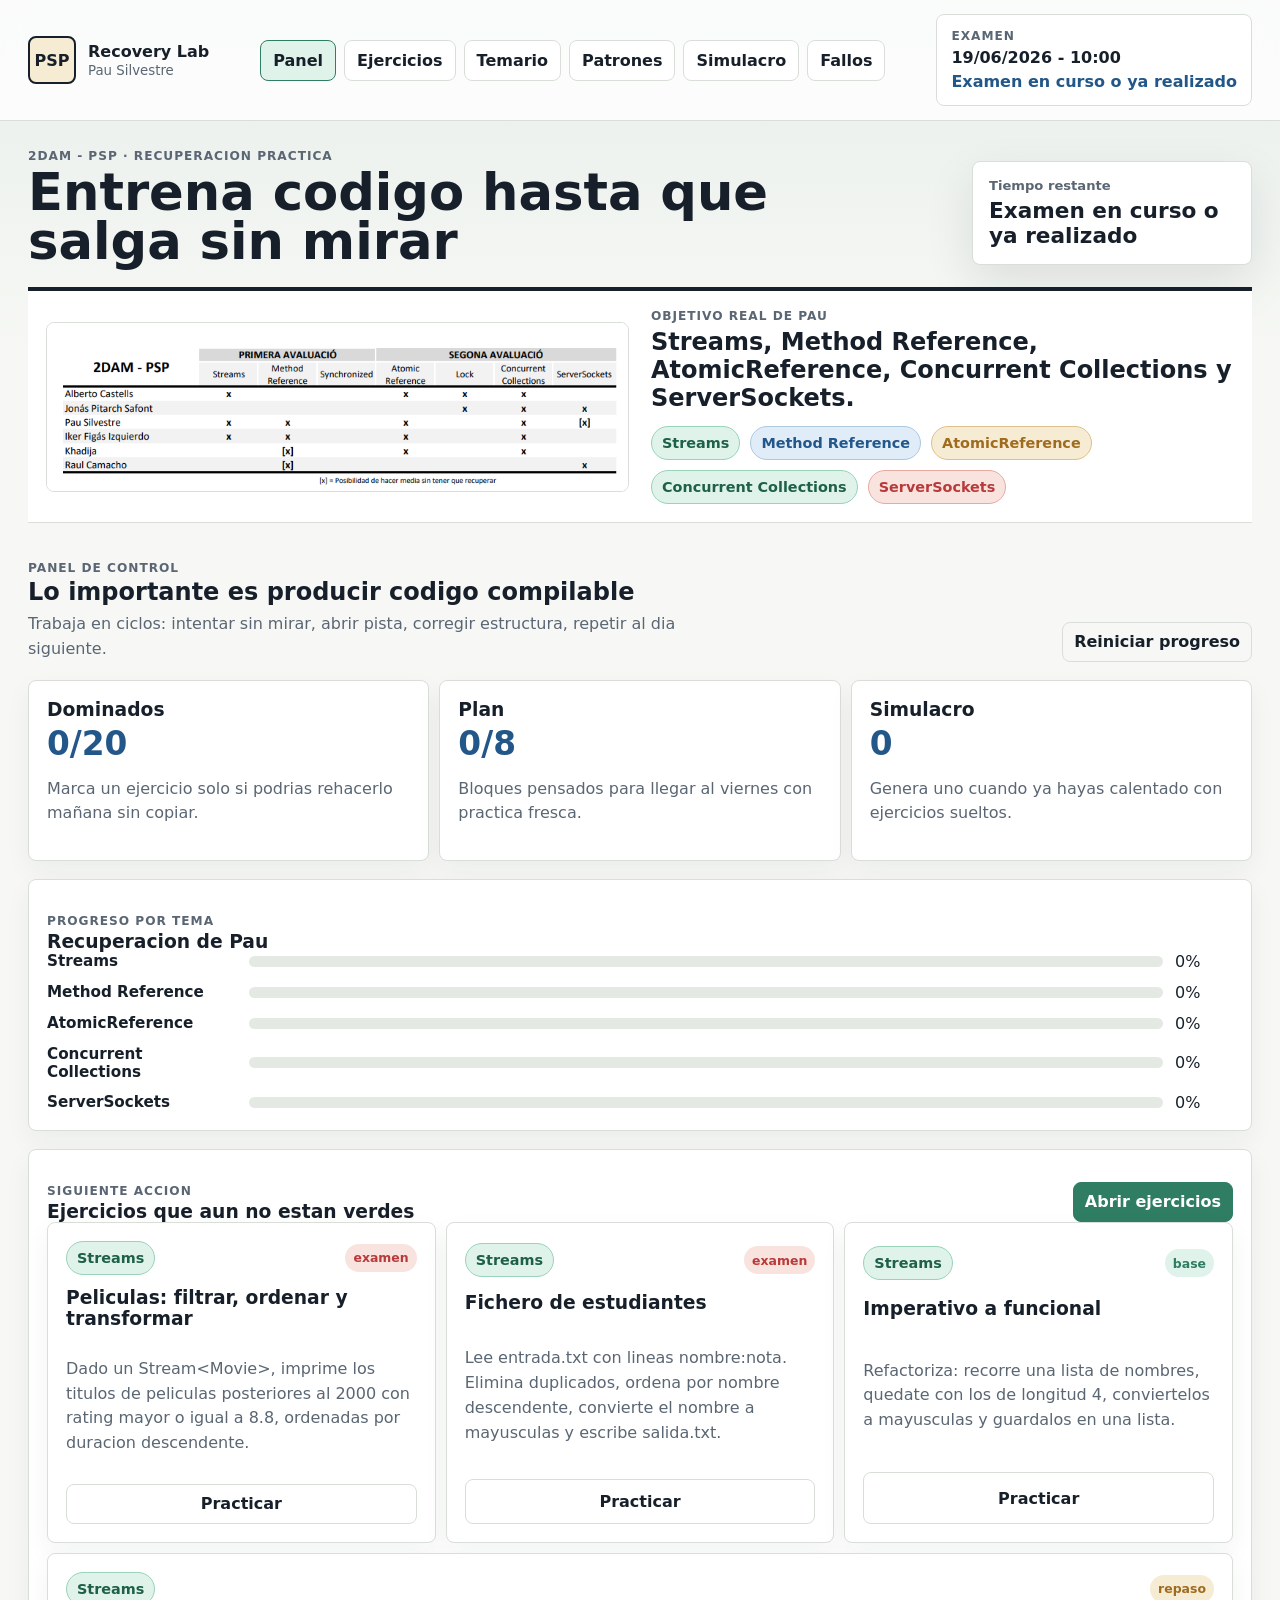
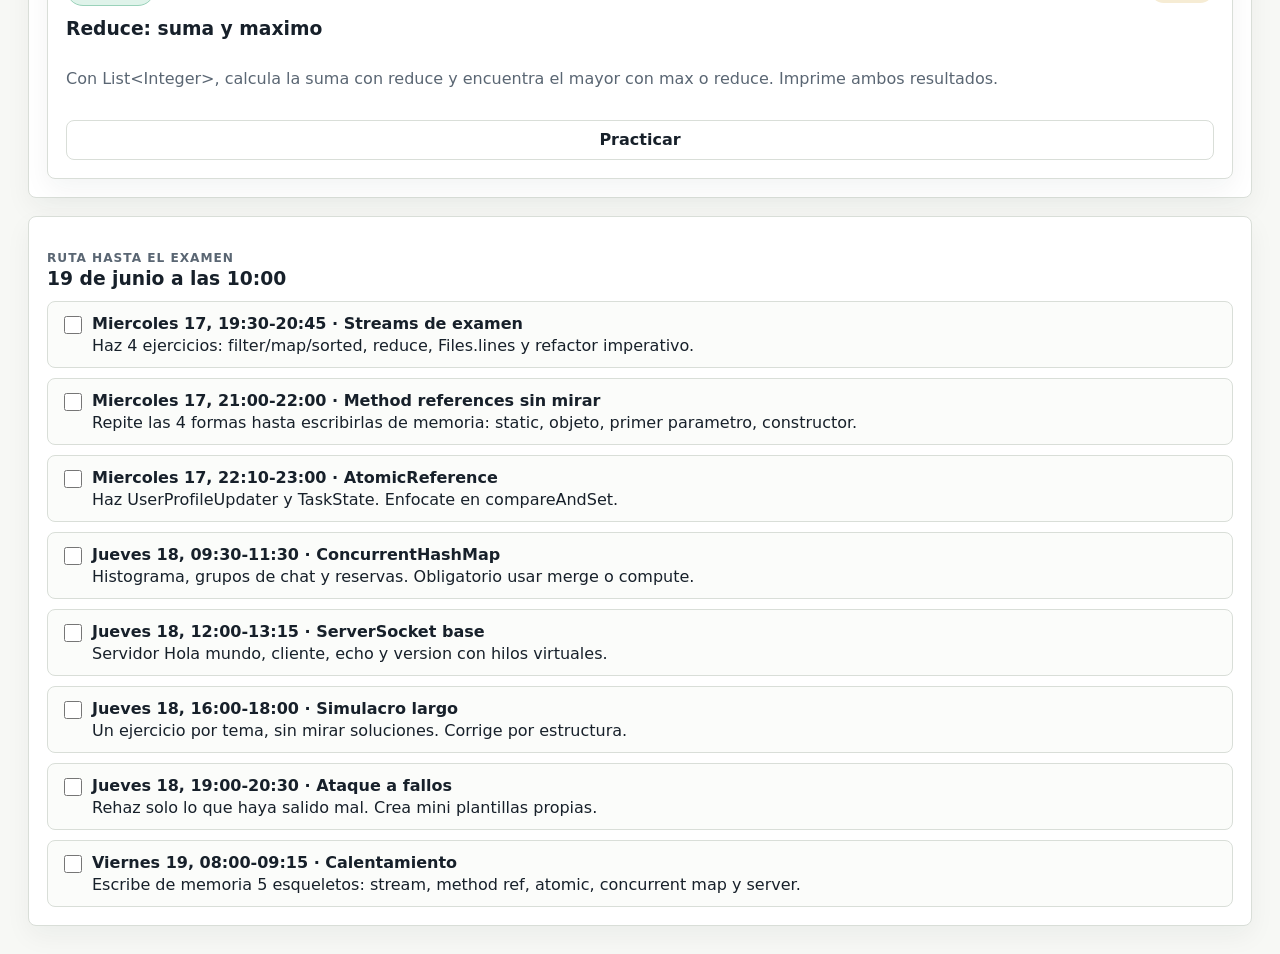
<file: index.html>
<!doctype html>
<html lang="es">
  <head>
    <meta charset="utf-8" />
    <meta name="viewport" content="width=device-width, initial-scale=1" />
    <title>Panel - PSP Recovery Lab</title>
    <meta
      name="description"
      content="Entrenador practico de recuperacion para 2DAM PSP: Streams, Method References, AtomicReference, Concurrent Collections y ServerSockets."
    />
    <link rel="stylesheet" href="styles.css" />
  </head>
  <body data-page="dashboard">
    <div class="app-shell">
      <aside class="side-panel" aria-label="Navegacion principal">
        <a class="brand" href="index.html" aria-label="Inicio">
          <span class="brand-mark">PSP</span>
          <span>
            <strong>Recovery Lab</strong>
            <small>Pau Silvestre</small>
          </span>
        </a>

        <nav class="main-nav" id="main-nav" aria-label="Secciones"></nav>

        <div class="side-card">
          <span class="mini-label">Examen</span>
          <strong>19/06/2026 - 10:00</strong>
          <span id="side-countdown">Calculando...</span>
        </div>

        <div class="side-links" id="side-links"></div>
      </aside>

      <main class="workspace">
        <header class="topbar">
          <div>
            <p class="eyebrow">2DAM - PSP · Recuperacion practica</p>
            <h1>Entrena codigo hasta que salga sin mirar</h1>
          </div>
          <div class="countdown-card" aria-live="polite">
            <span>Tiempo restante</span>
            <strong id="countdown">Calculando...</strong>
          </div>
        </header>

        <section class="focus-strip" aria-labelledby="focus-title">
          <img
            src="assets/recuperacion-psp-pau.png"
            alt="Tabla de recuperacion de PSP con los temas asignados a Pau Silvestre"
          />
          <div>
            <p class="eyebrow" id="focus-title">Objetivo real de Pau</p>
            <h2>Streams, Method Reference, AtomicReference, Concurrent Collections y ServerSockets.</h2>
            <div class="topic-chips" id="topic-chips"></div>
          </div>
        </section>

        <section class="view-panel" id="page-panel"></section>
      </main>
    </div>

    <div class="toast" id="toast" role="status" aria-live="polite"></div>
    <script>
(function () {
  var parts = location.pathname.split("/").filter(Boolean);
  var slugs = ["temario", "ejercicios", "patrones", "simulacro", "fallos", "index"];
  var last = parts[parts.length - 1] || "";
  var slug = last.replace(/\.html$/i, "");
  if (location.protocol !== "file:" && (/\.html$/i.test(last) || slugs.indexOf(slug) >= 0)) parts.pop();
  window.APP_ROOT = location.protocol === "file:" ? "" : parts.length ? "/" + parts.join("/") + "/" : "/";
  window.bootLoadScripts = function (files, i) {
    i = i || 0;
    if (i >= files.length) return;
    var tag = document.createElement("script");
    tag.src = APP_ROOT + files[i];
    tag.onload = function () { bootLoadScripts(files, i + 1); };
    tag.onerror = function () { bootLoadScripts(files, i + 1); };
    document.body.appendChild(tag);
  };
})();
    </script>
    <script>bootLoadScripts(["layout.js", "app.js"]);</script>
  </body>
</html>
</file>
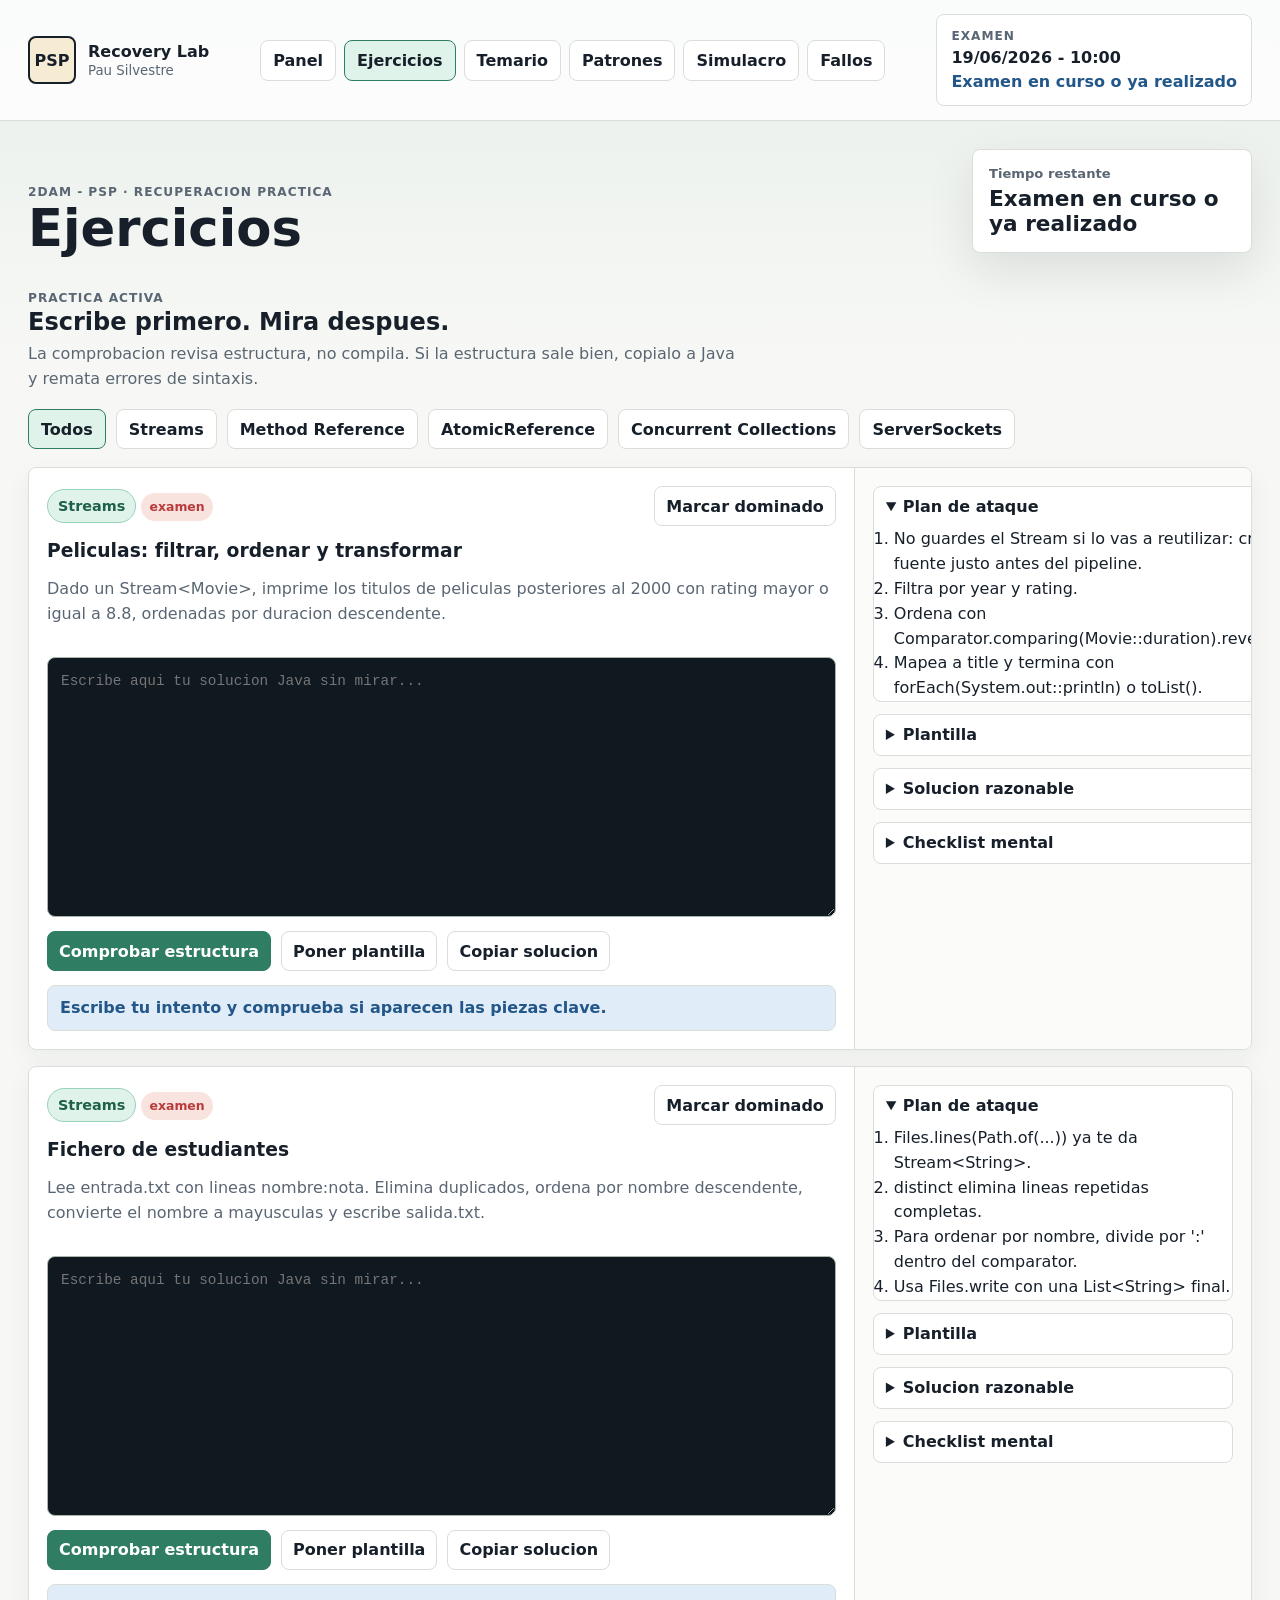
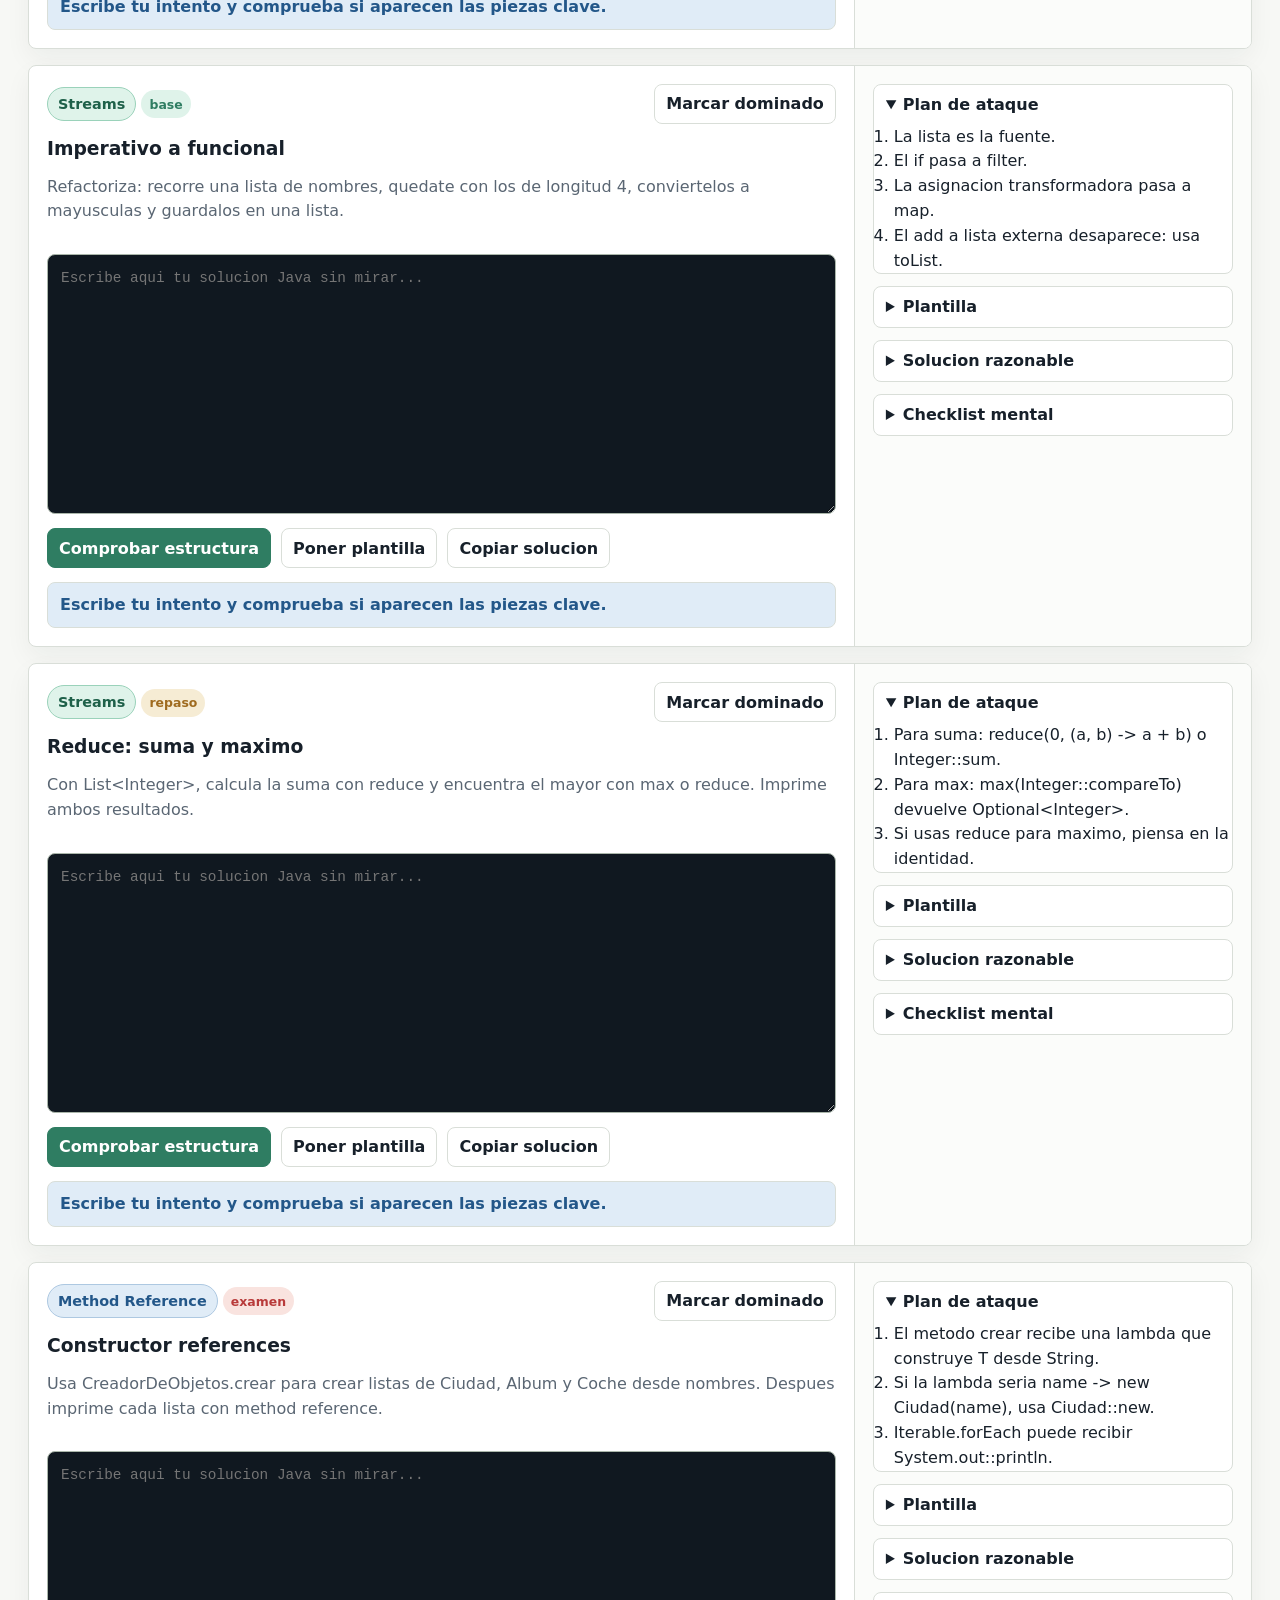
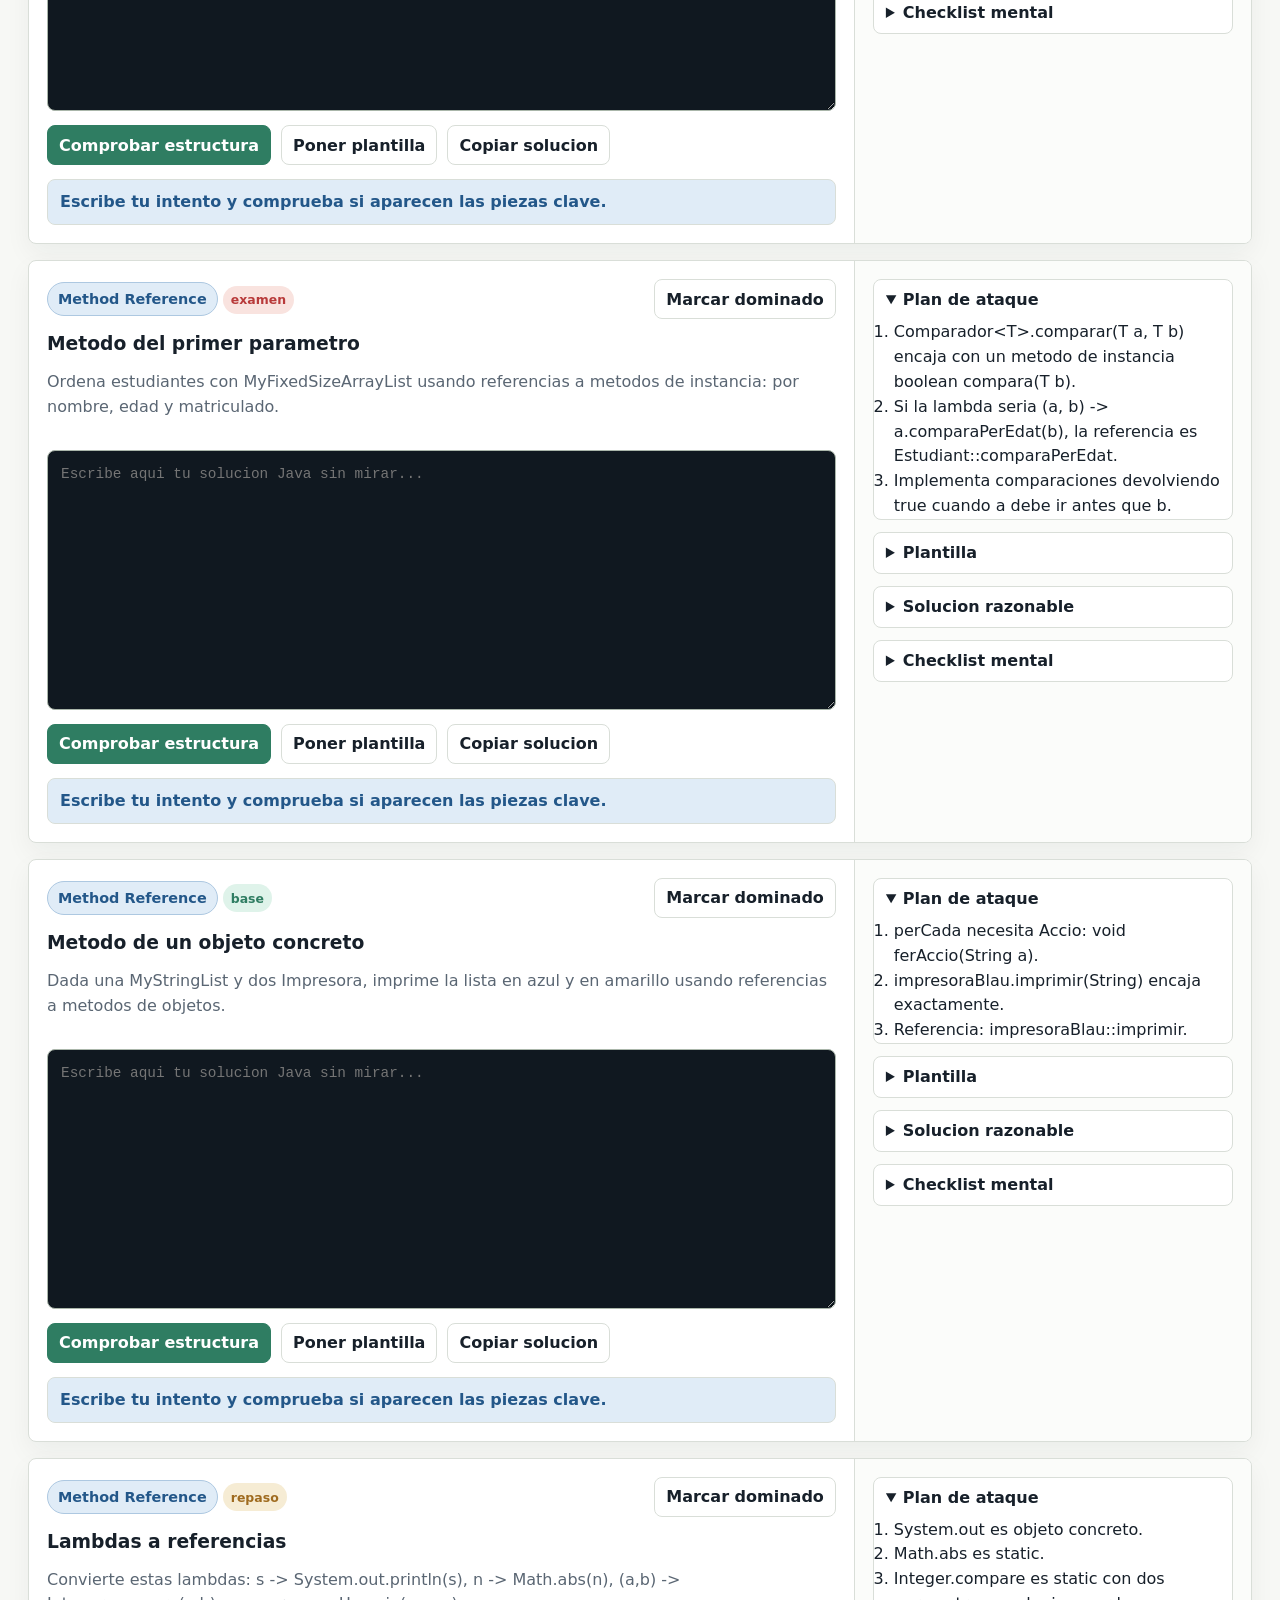
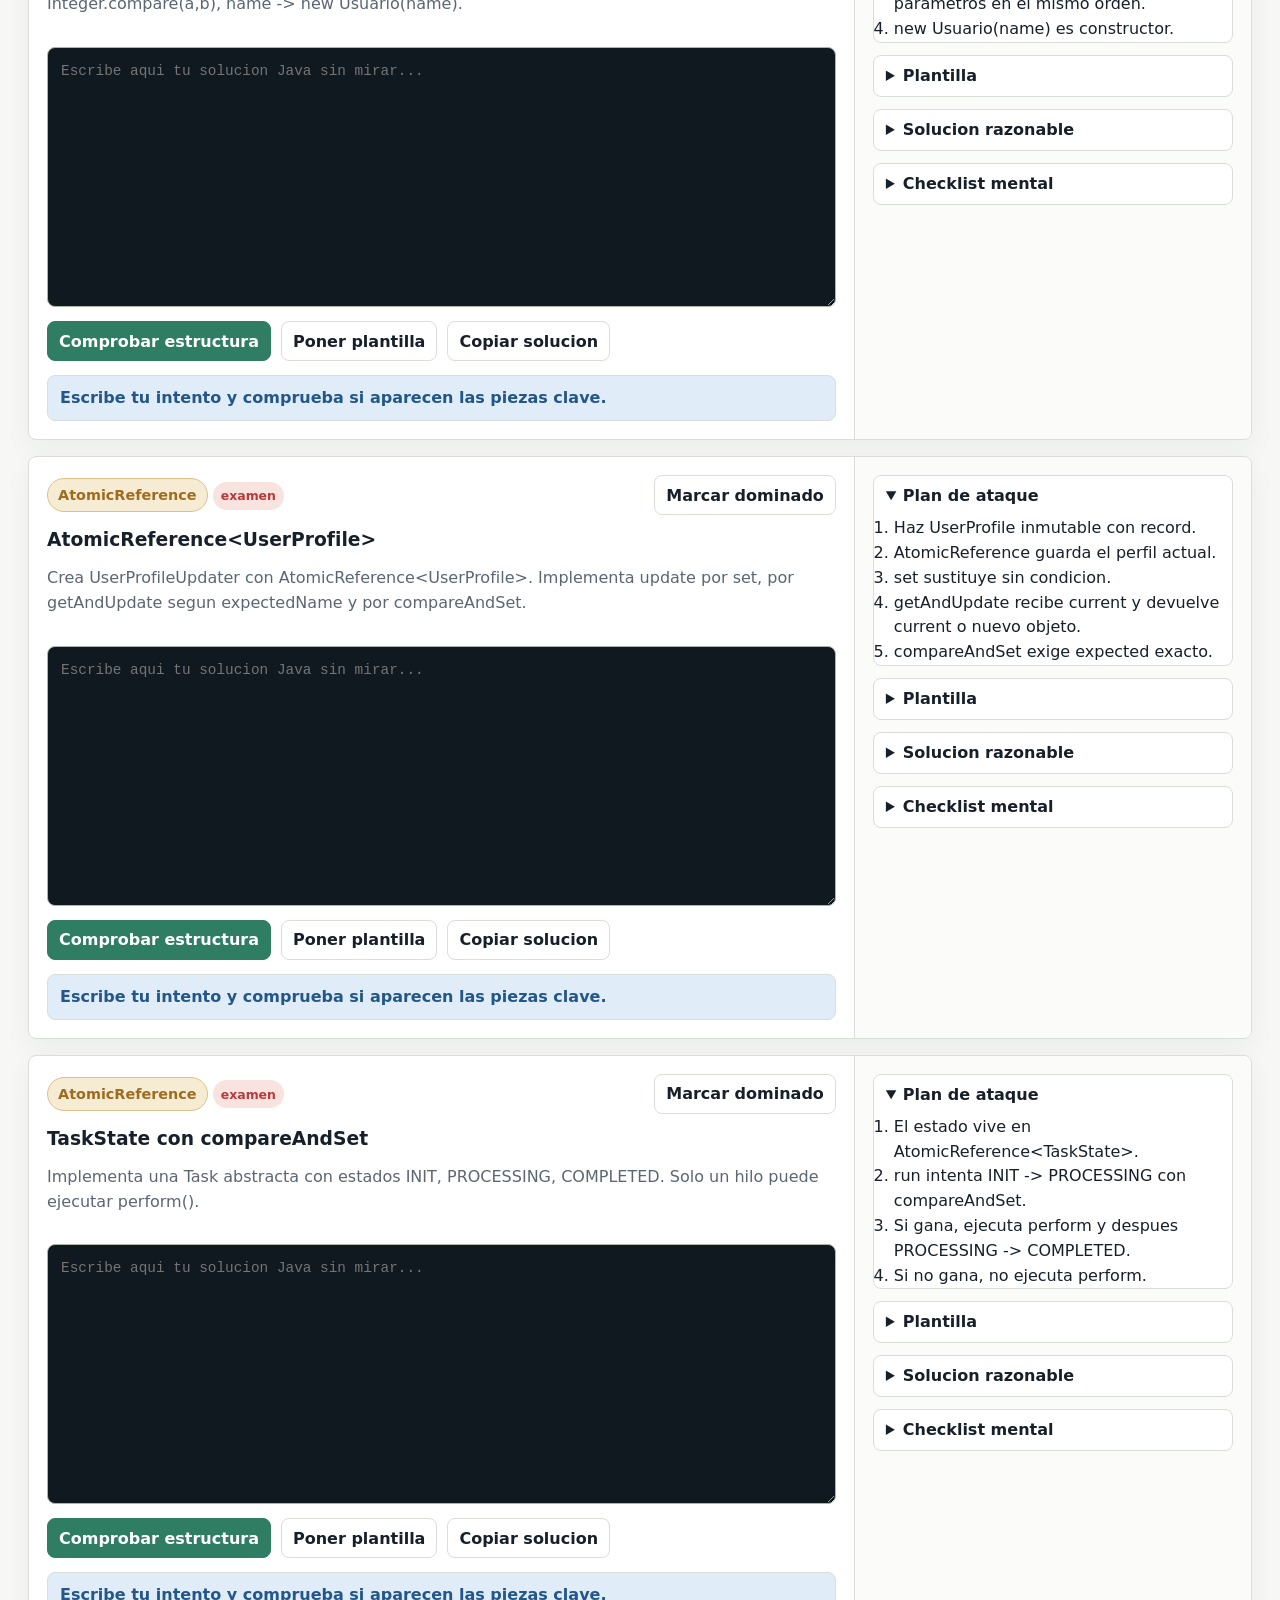
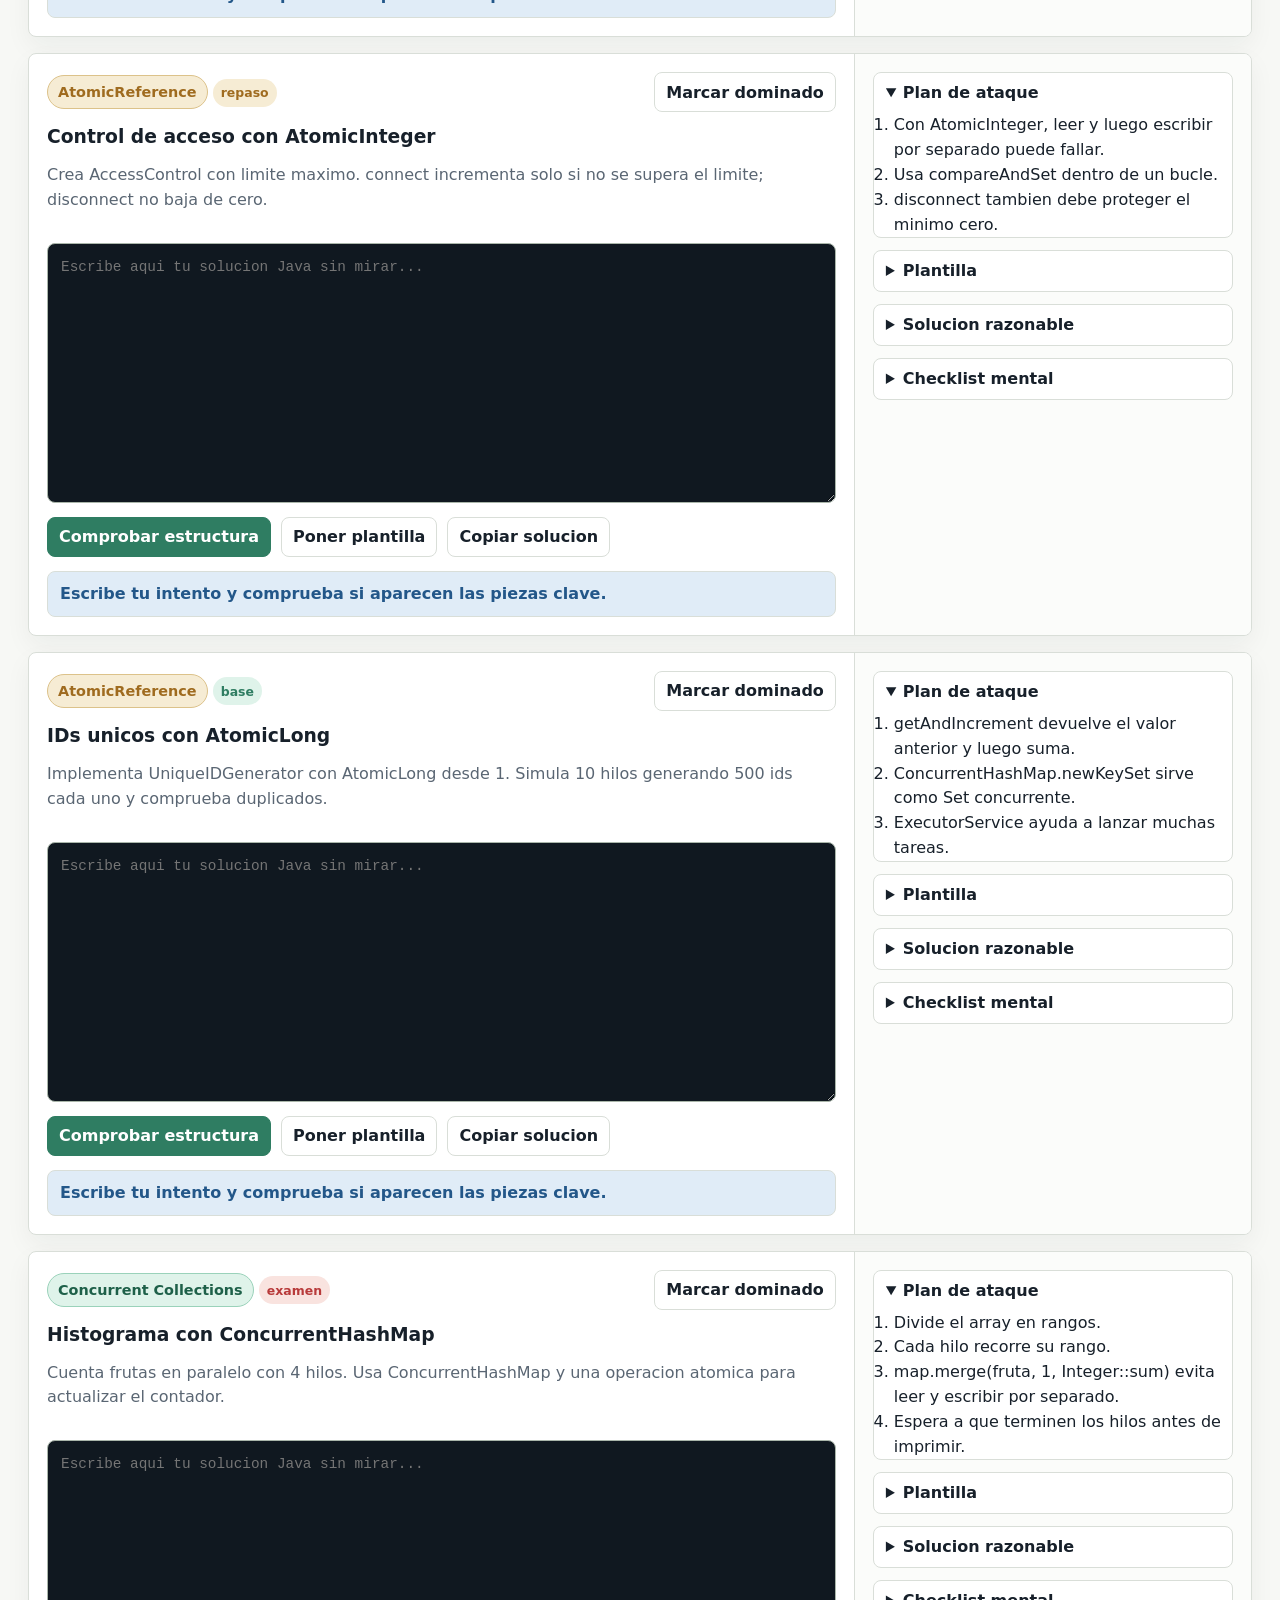
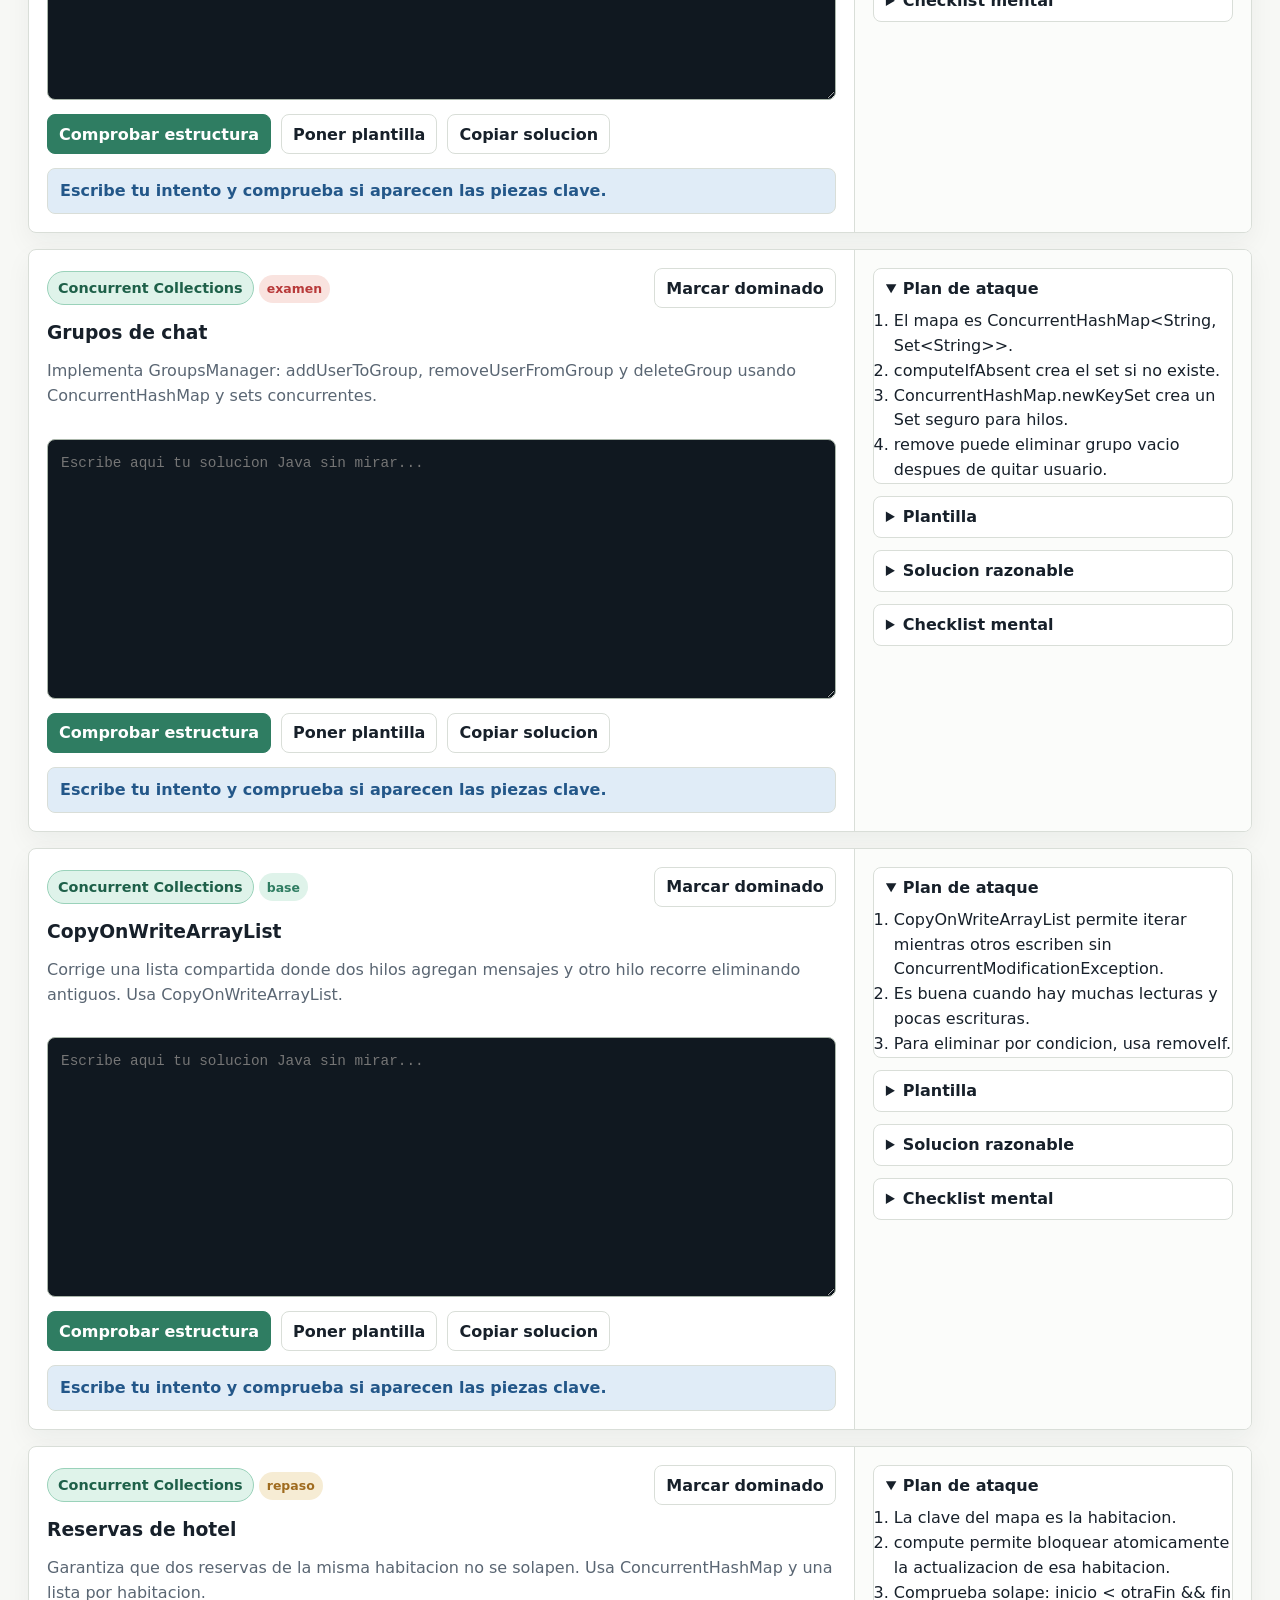
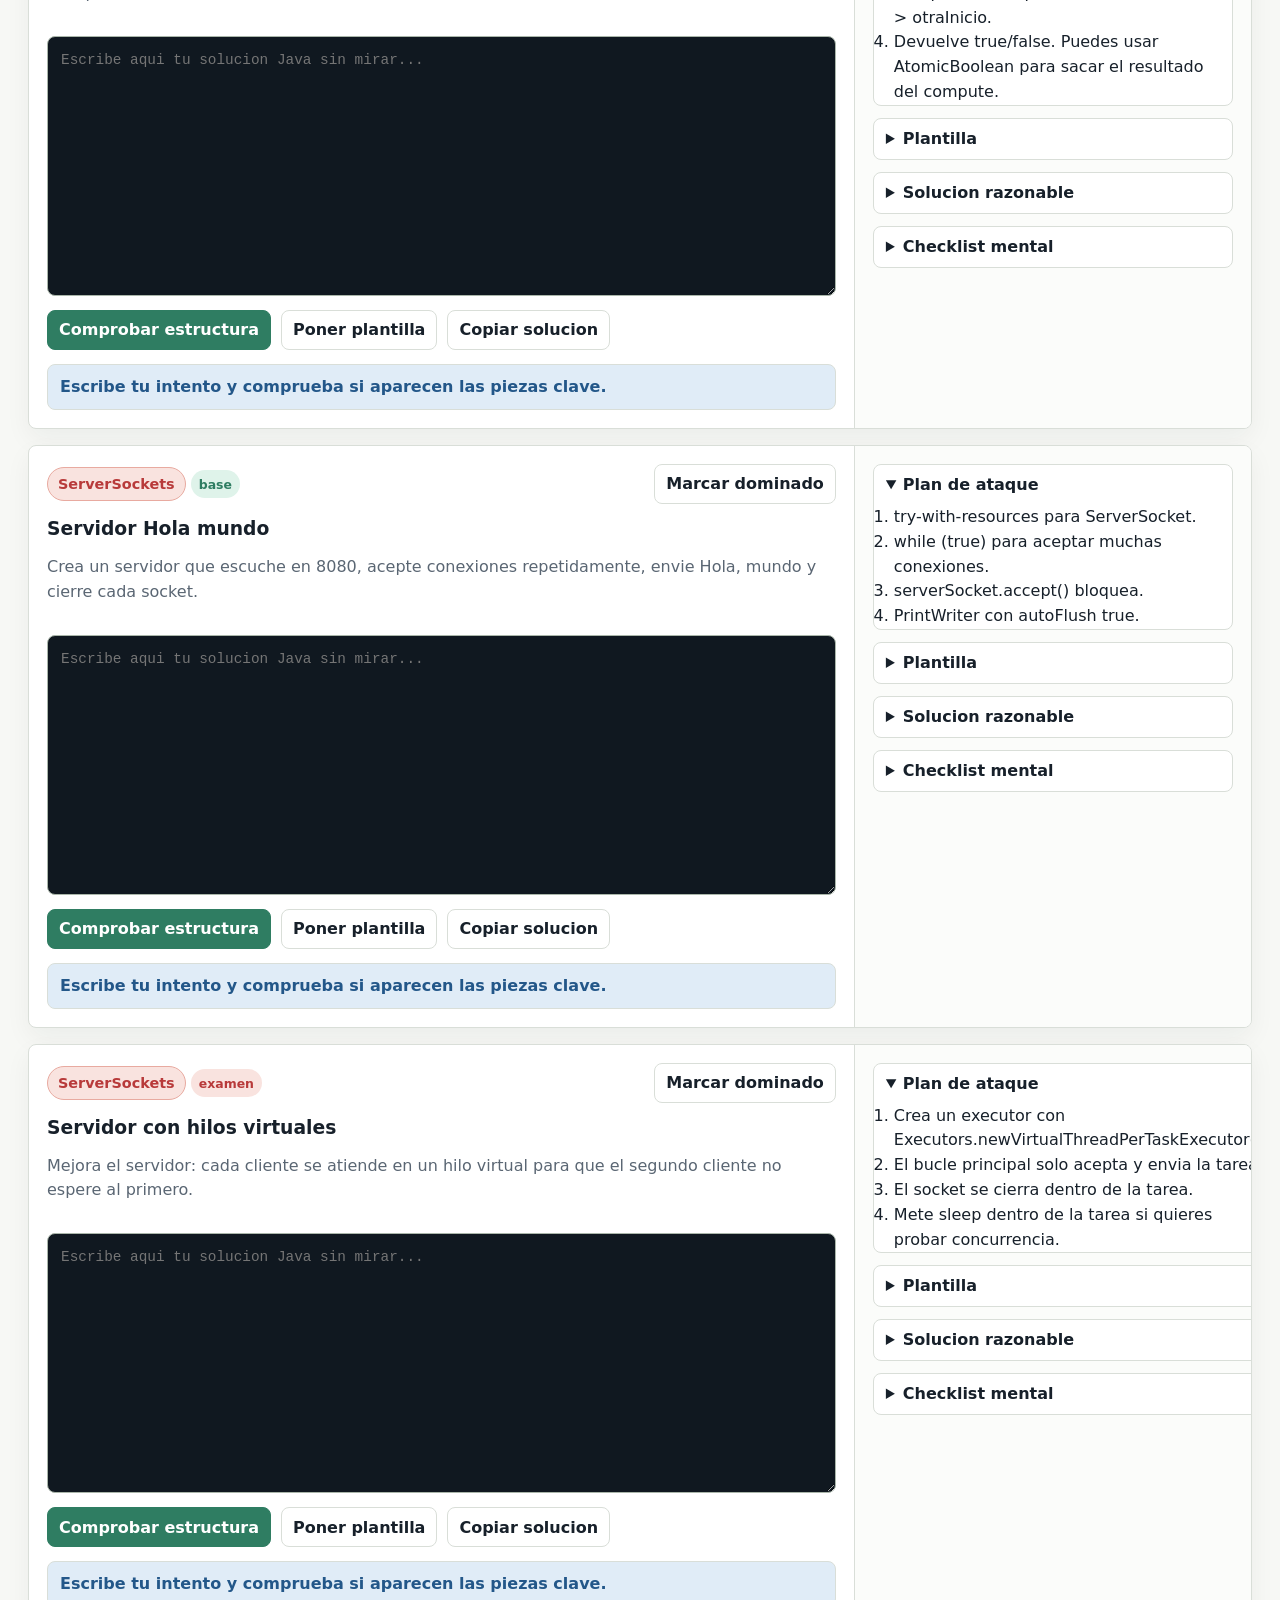
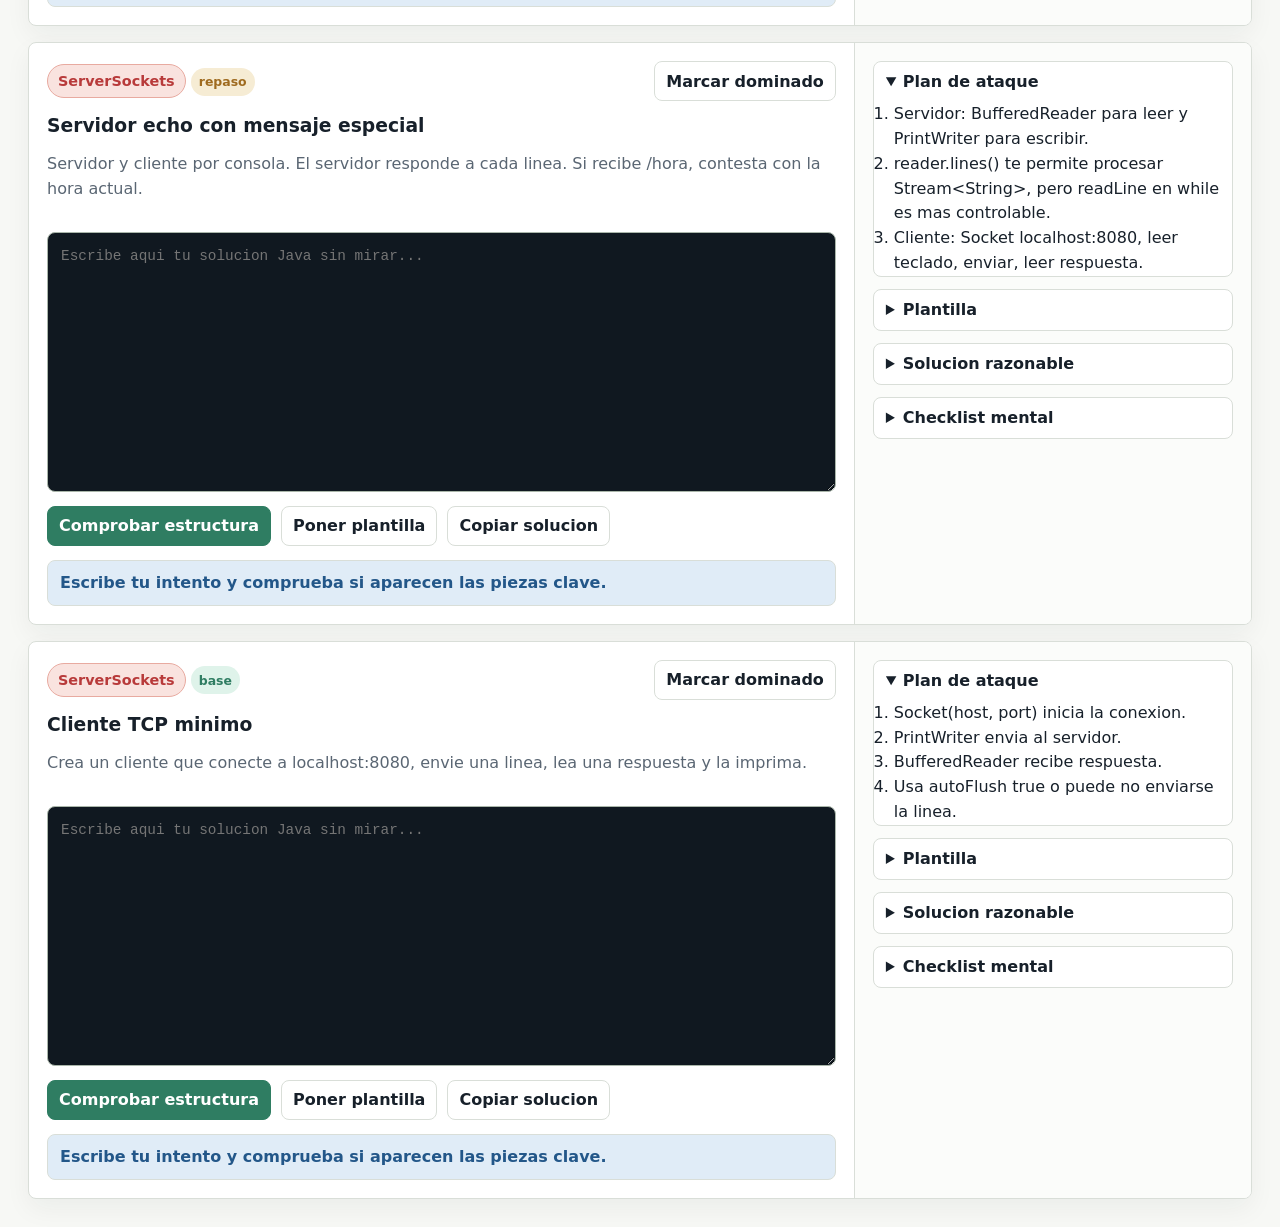
<file: ejercicios.html>
<!doctype html>
<html lang="es">
  <head>
    <meta charset="utf-8" />
    <meta name="viewport" content="width=device-width, initial-scale=1" />
    <title>Ejercicios - PSP Recovery Lab</title>
    <meta name="description" content="Ejercicios practicos de recuperacion PSP." />
    <link rel="stylesheet" href="styles.css" />
  </head>
  <body data-page="practice">
    <div class="app-shell">
      <aside class="side-panel" aria-label="Navegacion principal">
        <a class="brand" href="index.html" aria-label="Inicio">
          <span class="brand-mark">PSP</span>
          <span>
            <strong>Recovery Lab</strong>
            <small>Pau Silvestre</small>
          </span>
        </a>

        <nav class="main-nav" id="main-nav" aria-label="Secciones"></nav>

        <div class="side-card">
          <span class="mini-label">Examen</span>
          <strong>19/06/2026 - 10:00</strong>
          <span id="side-countdown">Calculando...</span>
        </div>

        <div class="side-links" id="side-links"></div>
      </aside>

      <main class="workspace">
        <header class="topbar">
          <div>
            <p class="eyebrow">2DAM - PSP · Recuperacion practica</p>
            <h1>Ejercicios</h1>
          </div>
          <div class="countdown-card" aria-live="polite">
            <span>Tiempo restante</span>
            <strong id="countdown">Calculando...</strong>
          </div>
        </header>

        <section class="view-panel" id="page-panel"></section>
      </main>
    </div>

    <div class="toast" id="toast" role="status" aria-live="polite"></div>
    <script>
(function () {
  var parts = location.pathname.split("/").filter(Boolean);
  var slugs = ["temario", "ejercicios", "patrones", "simulacro", "fallos", "index"];
  var last = parts[parts.length - 1] || "";
  var slug = last.replace(/\.html$/i, "");
  if (location.protocol !== "file:" && (/\.html$/i.test(last) || slugs.indexOf(slug) >= 0)) parts.pop();
  window.APP_ROOT = location.protocol === "file:" ? "" : parts.length ? "/" + parts.join("/") + "/" : "/";
  window.bootLoadScripts = function (files, i) {
    i = i || 0;
    if (i >= files.length) return;
    var tag = document.createElement("script");
    tag.src = APP_ROOT + files[i];
    tag.onload = function () { bootLoadScripts(files, i + 1); };
    tag.onerror = function () { bootLoadScripts(files, i + 1); };
    document.body.appendChild(tag);
  };
})();
    </script>
    <script>bootLoadScripts(["layout.js", "app.js"]);</script>
  </body>
</html>
</file>
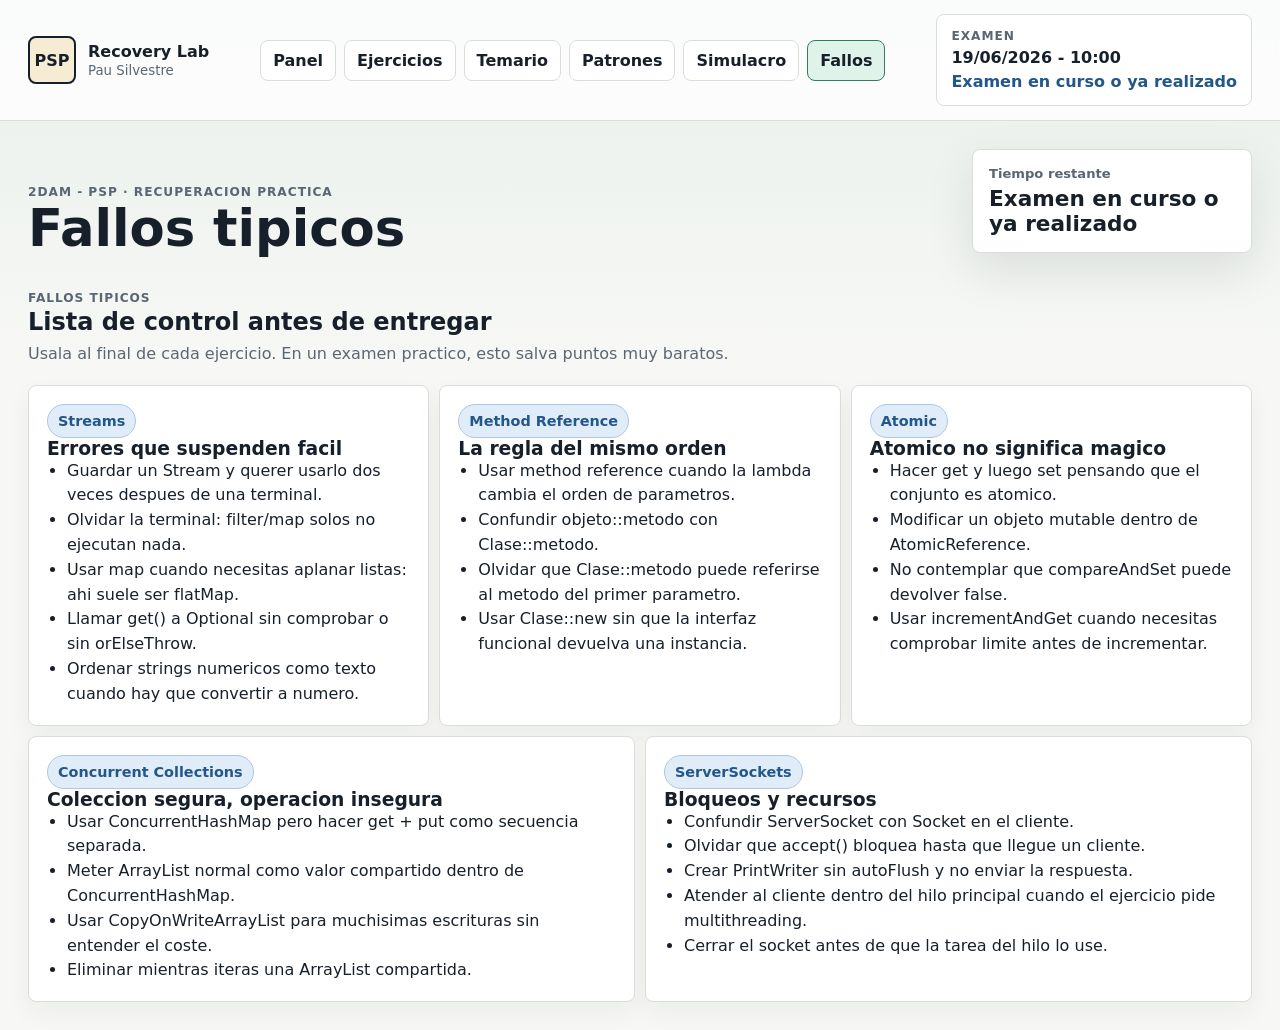
<file: fallos.html>
<!doctype html>
<html lang="es">
  <head>
    <meta charset="utf-8" />
    <meta name="viewport" content="width=device-width, initial-scale=1" />
    <title>Fallos - PSP Recovery Lab</title>
    <meta name="description" content="Errores tipicos de recuperacion PSP." />
    <link rel="stylesheet" href="styles.css" />
  </head>
  <body data-page="mistakes">
    <div class="app-shell">
      <aside class="side-panel" aria-label="Navegacion principal">
        <a class="brand" href="index.html" aria-label="Inicio">
          <span class="brand-mark">PSP</span>
          <span>
            <strong>Recovery Lab</strong>
            <small>Pau Silvestre</small>
          </span>
        </a>

        <nav class="main-nav" id="main-nav" aria-label="Secciones"></nav>

        <div class="side-card">
          <span class="mini-label">Examen</span>
          <strong>19/06/2026 - 10:00</strong>
          <span id="side-countdown">Calculando...</span>
        </div>

        <div class="side-links" id="side-links"></div>
      </aside>

      <main class="workspace">
        <header class="topbar">
          <div>
            <p class="eyebrow">2DAM - PSP · Recuperacion practica</p>
            <h1>Fallos tipicos</h1>
          </div>
          <div class="countdown-card" aria-live="polite">
            <span>Tiempo restante</span>
            <strong id="countdown">Calculando...</strong>
          </div>
        </header>

        <section class="view-panel" id="page-panel"></section>
      </main>
    </div>

    <div class="toast" id="toast" role="status" aria-live="polite"></div>
    <script>
(function () {
  var parts = location.pathname.split("/").filter(Boolean);
  var slugs = ["temario", "ejercicios", "patrones", "simulacro", "fallos", "index"];
  var last = parts[parts.length - 1] || "";
  var slug = last.replace(/\.html$/i, "");
  if (location.protocol !== "file:" && (/\.html$/i.test(last) || slugs.indexOf(slug) >= 0)) parts.pop();
  window.APP_ROOT = location.protocol === "file:" ? "" : parts.length ? "/" + parts.join("/") + "/" : "/";
  window.bootLoadScripts = function (files, i) {
    i = i || 0;
    if (i >= files.length) return;
    var tag = document.createElement("script");
    tag.src = APP_ROOT + files[i];
    tag.onload = function () { bootLoadScripts(files, i + 1); };
    tag.onerror = function () { bootLoadScripts(files, i + 1); };
    document.body.appendChild(tag);
  };
})();
    </script>
    <script>bootLoadScripts(["layout.js", "app.js"]);</script>
  </body>
</html>
</file>
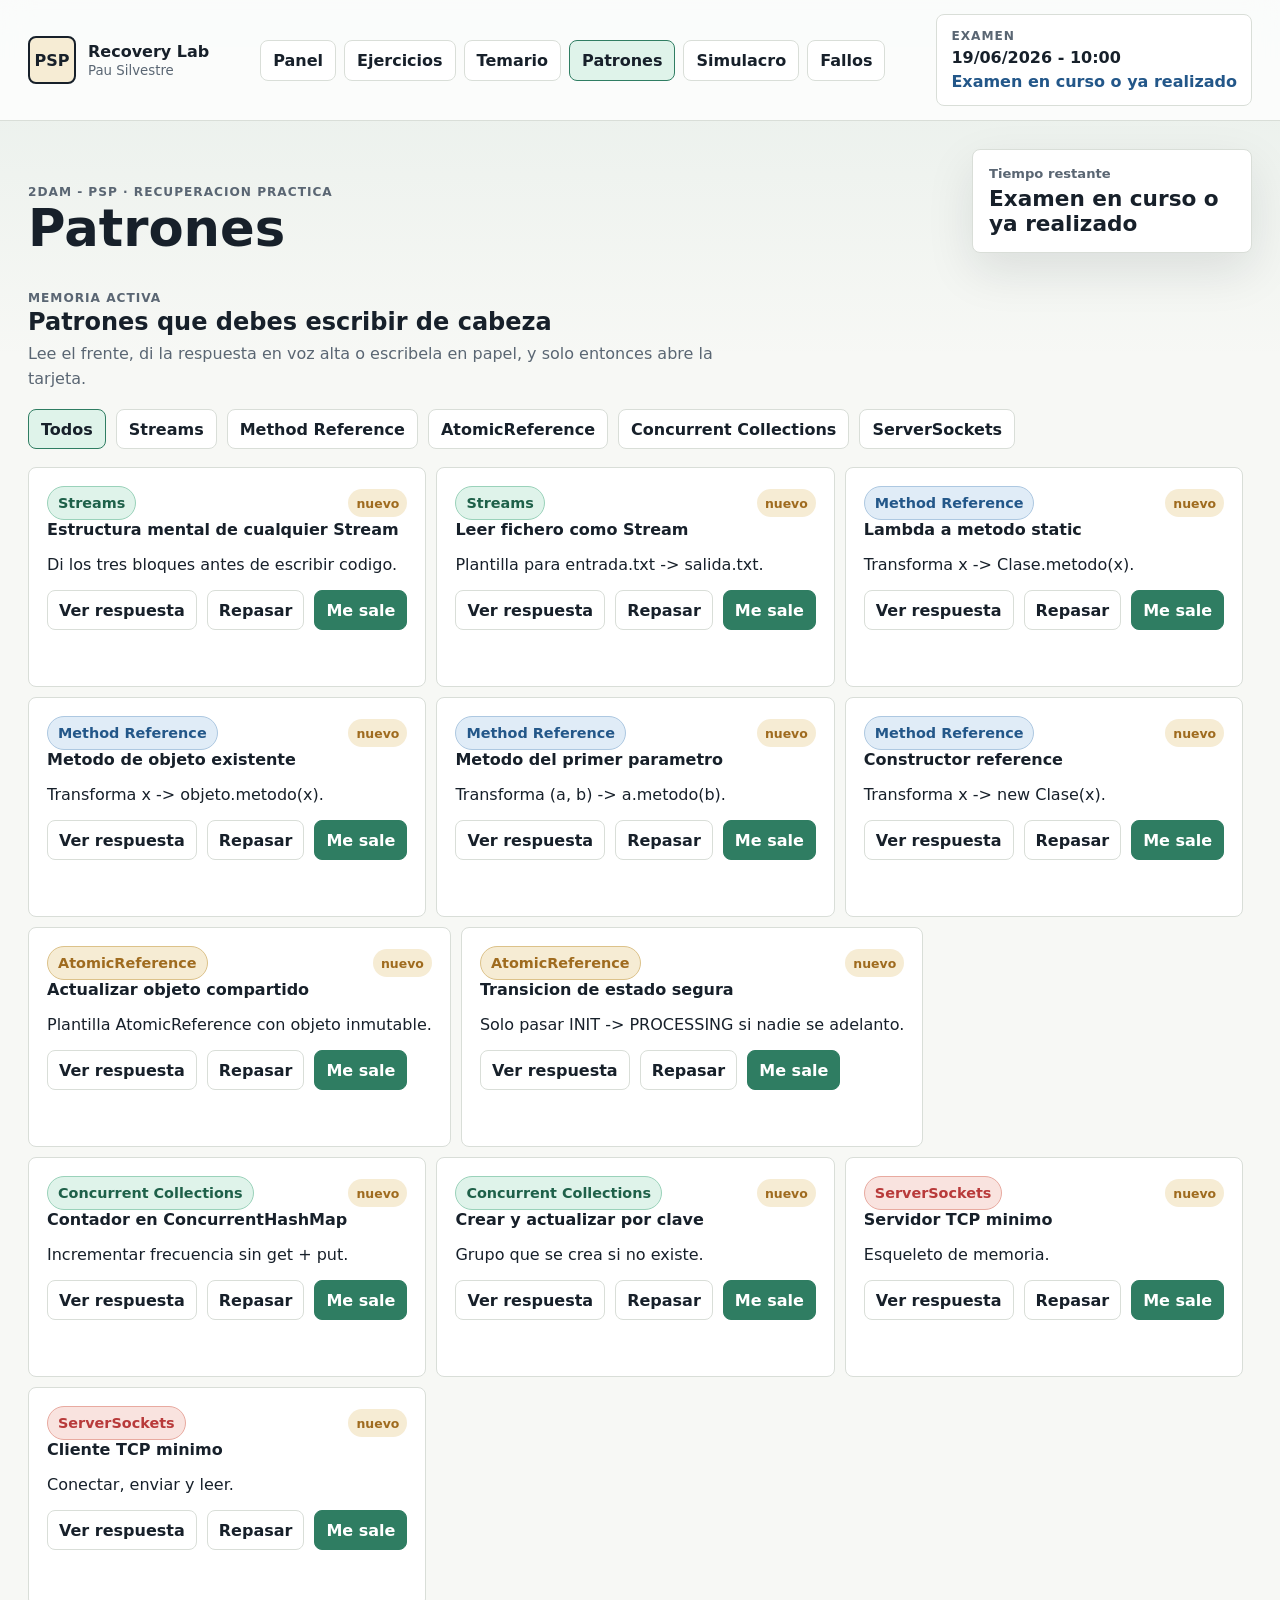
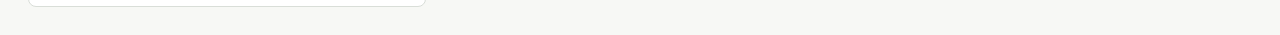
<file: patrones.html>
<!doctype html>
<html lang="es">
  <head>
    <meta charset="utf-8" />
    <meta name="viewport" content="width=device-width, initial-scale=1" />
    <title>Patrones - PSP Recovery Lab</title>
    <meta name="description" content="Patrones de codigo para memorizar PSP." />
    <link rel="stylesheet" href="styles.css" />
  </head>
  <body data-page="patterns">
    <div class="app-shell">
      <aside class="side-panel" aria-label="Navegacion principal">
        <a class="brand" href="index.html" aria-label="Inicio">
          <span class="brand-mark">PSP</span>
          <span>
            <strong>Recovery Lab</strong>
            <small>Pau Silvestre</small>
          </span>
        </a>

        <nav class="main-nav" id="main-nav" aria-label="Secciones"></nav>

        <div class="side-card">
          <span class="mini-label">Examen</span>
          <strong>19/06/2026 - 10:00</strong>
          <span id="side-countdown">Calculando...</span>
        </div>

        <div class="side-links" id="side-links"></div>
      </aside>

      <main class="workspace">
        <header class="topbar">
          <div>
            <p class="eyebrow">2DAM - PSP · Recuperacion practica</p>
            <h1>Patrones</h1>
          </div>
          <div class="countdown-card" aria-live="polite">
            <span>Tiempo restante</span>
            <strong id="countdown">Calculando...</strong>
          </div>
        </header>

        <section class="view-panel" id="page-panel"></section>
      </main>
    </div>

    <div class="toast" id="toast" role="status" aria-live="polite"></div>
    <script>
(function () {
  var parts = location.pathname.split("/").filter(Boolean);
  var slugs = ["temario", "ejercicios", "patrones", "simulacro", "fallos", "index"];
  var last = parts[parts.length - 1] || "";
  var slug = last.replace(/\.html$/i, "");
  if (location.protocol !== "file:" && (/\.html$/i.test(last) || slugs.indexOf(slug) >= 0)) parts.pop();
  window.APP_ROOT = location.protocol === "file:" ? "" : parts.length ? "/" + parts.join("/") + "/" : "/";
  window.bootLoadScripts = function (files, i) {
    i = i || 0;
    if (i >= files.length) return;
    var tag = document.createElement("script");
    tag.src = APP_ROOT + files[i];
    tag.onload = function () { bootLoadScripts(files, i + 1); };
    tag.onerror = function () { bootLoadScripts(files, i + 1); };
    document.body.appendChild(tag);
  };
})();
    </script>
    <script>bootLoadScripts(["layout.js", "app.js"]);</script>
  </body>
</html>
</file>
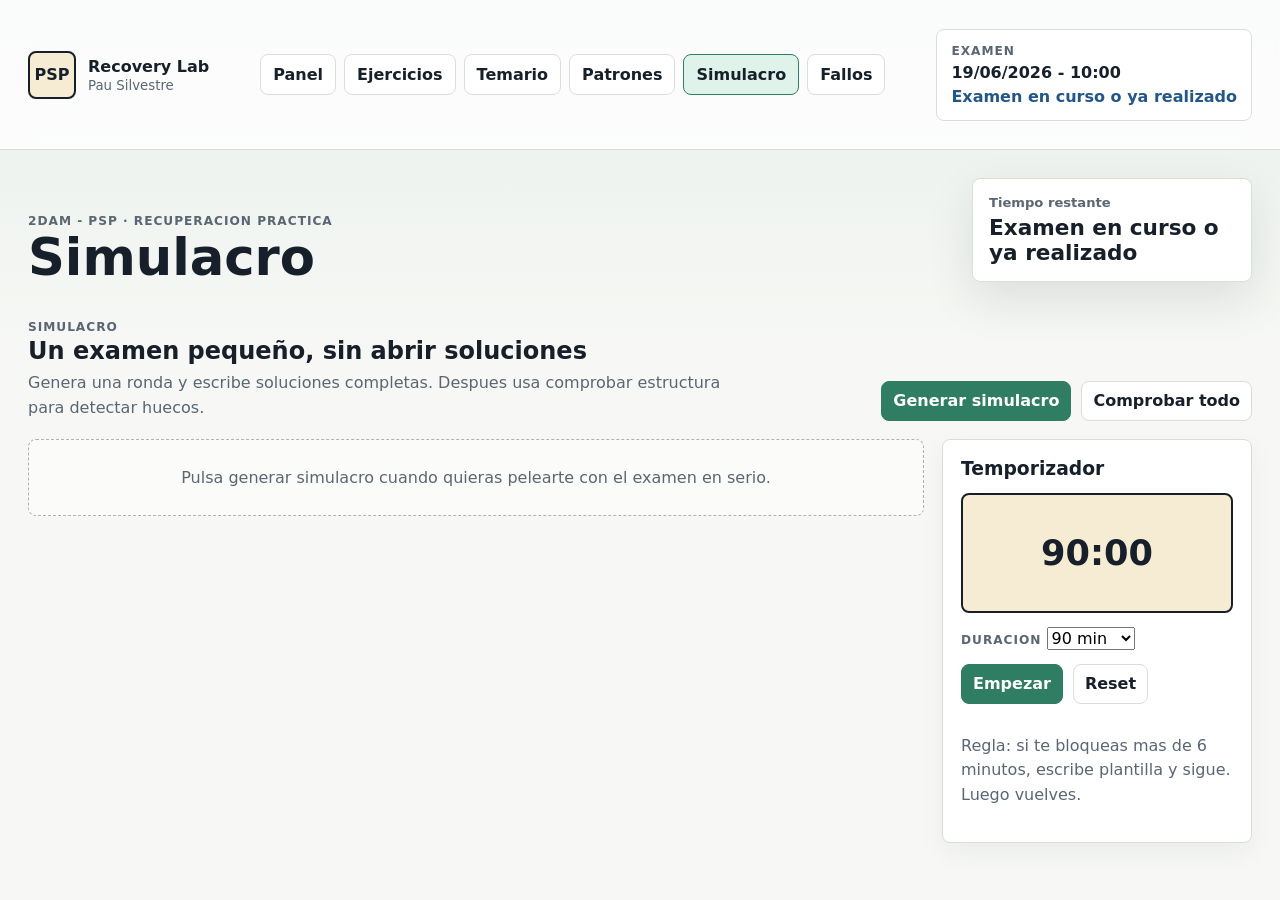
<file: simulacro.html>
<!doctype html>
<html lang="es">
  <head>
    <meta charset="utf-8" />
    <meta name="viewport" content="width=device-width, initial-scale=1" />
    <title>Simulacro - PSP Recovery Lab</title>
    <meta name="description" content="Simulacro de examen PSP." />
    <link rel="stylesheet" href="styles.css" />
  </head>
  <body data-page="exam">
    <div class="app-shell">
      <aside class="side-panel" aria-label="Navegacion principal">
        <a class="brand" href="index.html" aria-label="Inicio">
          <span class="brand-mark">PSP</span>
          <span>
            <strong>Recovery Lab</strong>
            <small>Pau Silvestre</small>
          </span>
        </a>

        <nav class="main-nav" id="main-nav" aria-label="Secciones"></nav>

        <div class="side-card">
          <span class="mini-label">Examen</span>
          <strong>19/06/2026 - 10:00</strong>
          <span id="side-countdown">Calculando...</span>
        </div>

        <div class="side-links" id="side-links"></div>
      </aside>

      <main class="workspace">
        <header class="topbar">
          <div>
            <p class="eyebrow">2DAM - PSP · Recuperacion practica</p>
            <h1>Simulacro</h1>
          </div>
          <div class="countdown-card" aria-live="polite">
            <span>Tiempo restante</span>
            <strong id="countdown">Calculando...</strong>
          </div>
        </header>

        <section class="view-panel" id="page-panel"></section>
      </main>
    </div>

    <div class="toast" id="toast" role="status" aria-live="polite"></div>
    <script>
(function () {
  var parts = location.pathname.split("/").filter(Boolean);
  var slugs = ["temario", "ejercicios", "patrones", "simulacro", "fallos", "index"];
  var last = parts[parts.length - 1] || "";
  var slug = last.replace(/\.html$/i, "");
  if (location.protocol !== "file:" && (/\.html$/i.test(last) || slugs.indexOf(slug) >= 0)) parts.pop();
  window.APP_ROOT = location.protocol === "file:" ? "" : parts.length ? "/" + parts.join("/") + "/" : "/";
  window.bootLoadScripts = function (files, i) {
    i = i || 0;
    if (i >= files.length) return;
    var tag = document.createElement("script");
    tag.src = APP_ROOT + files[i];
    tag.onload = function () { bootLoadScripts(files, i + 1); };
    tag.onerror = function () { bootLoadScripts(files, i + 1); };
    document.body.appendChild(tag);
  };
})();
    </script>
    <script>bootLoadScripts(["layout.js", "app.js"]);</script>
  </body>
</html>
</file>
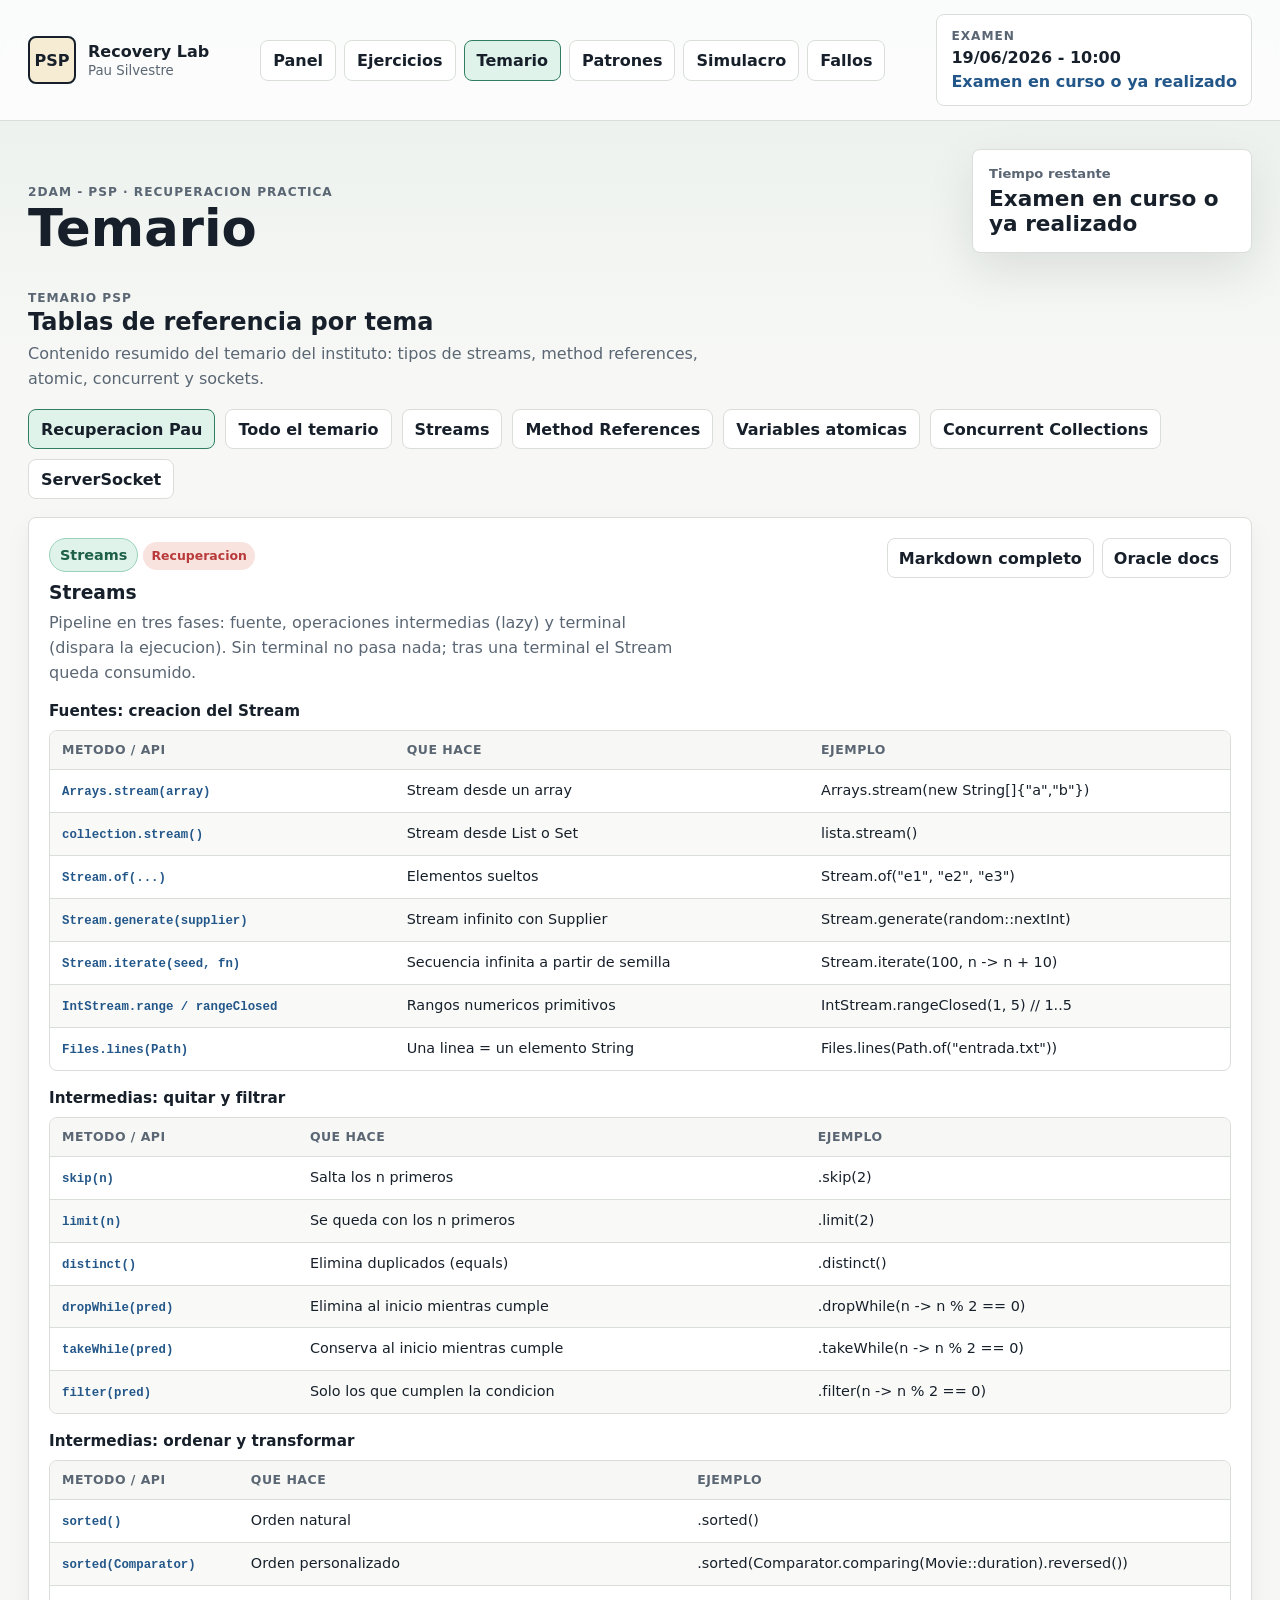
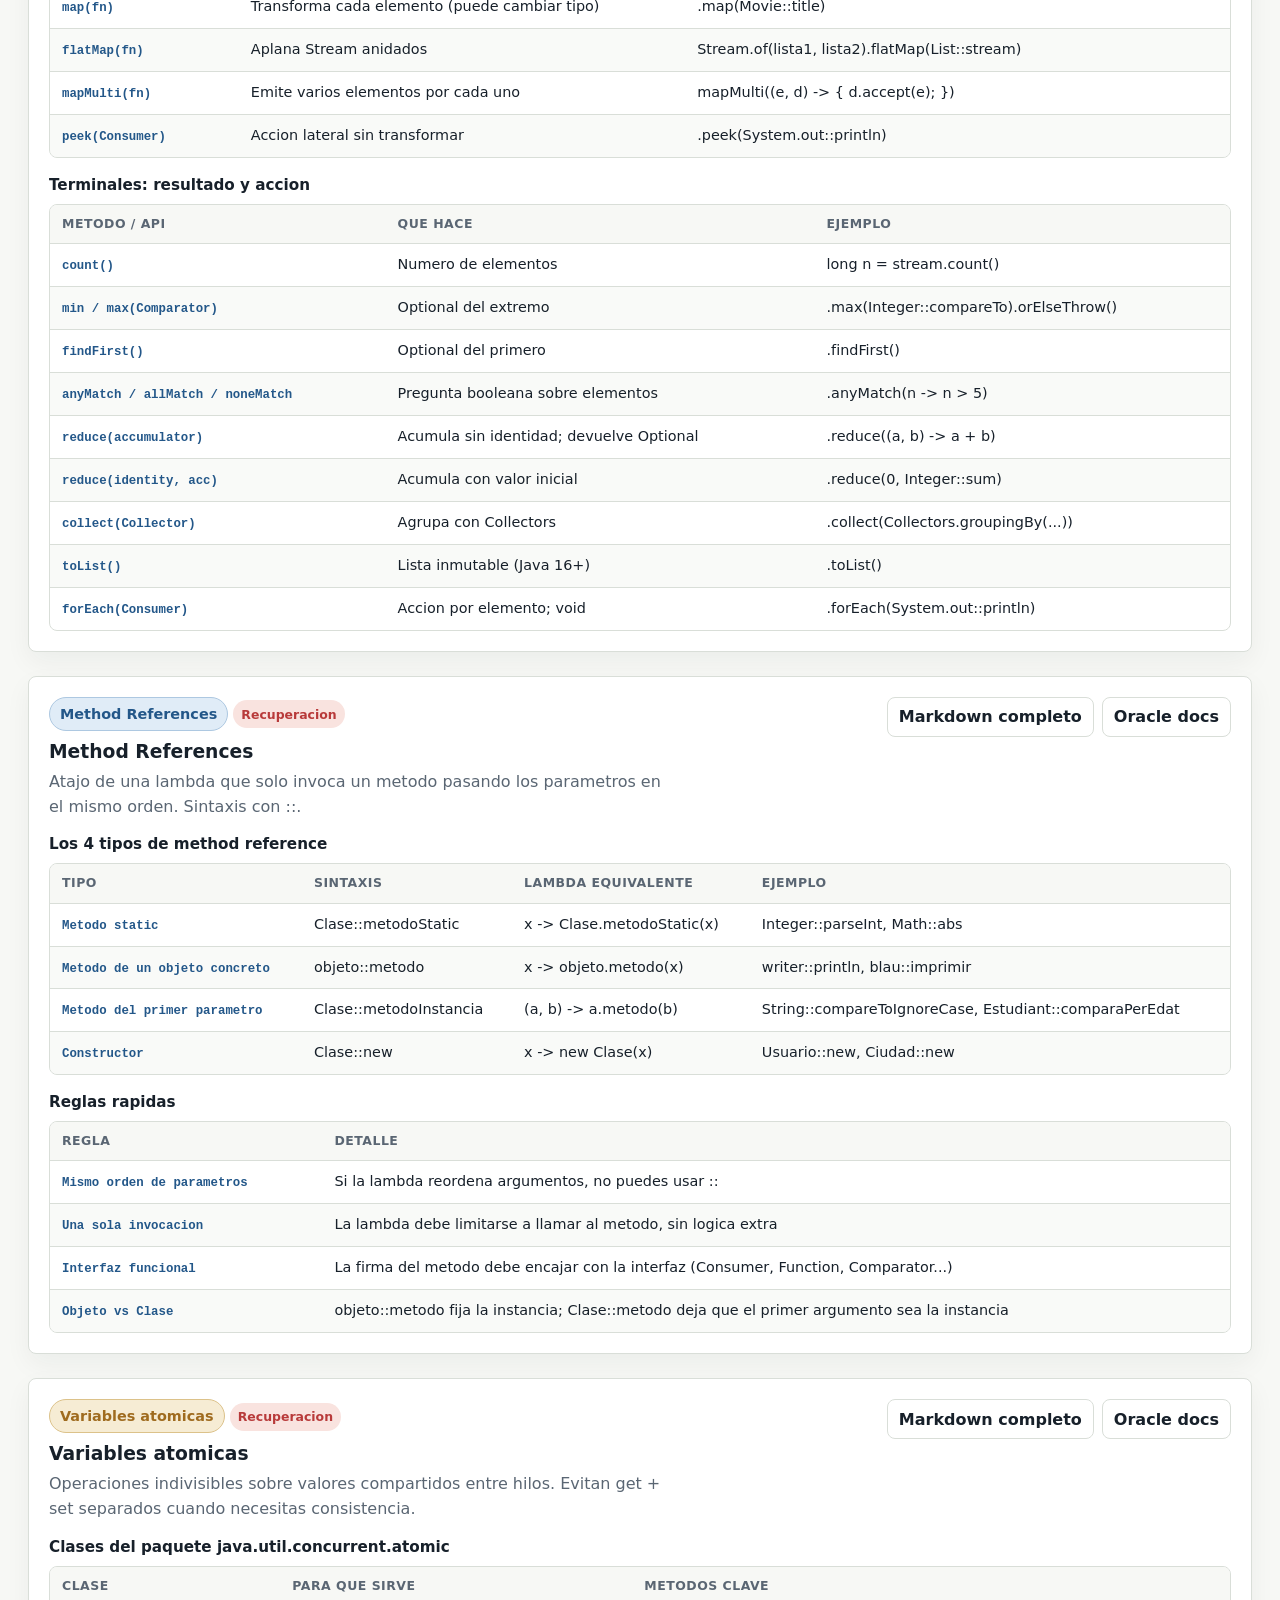
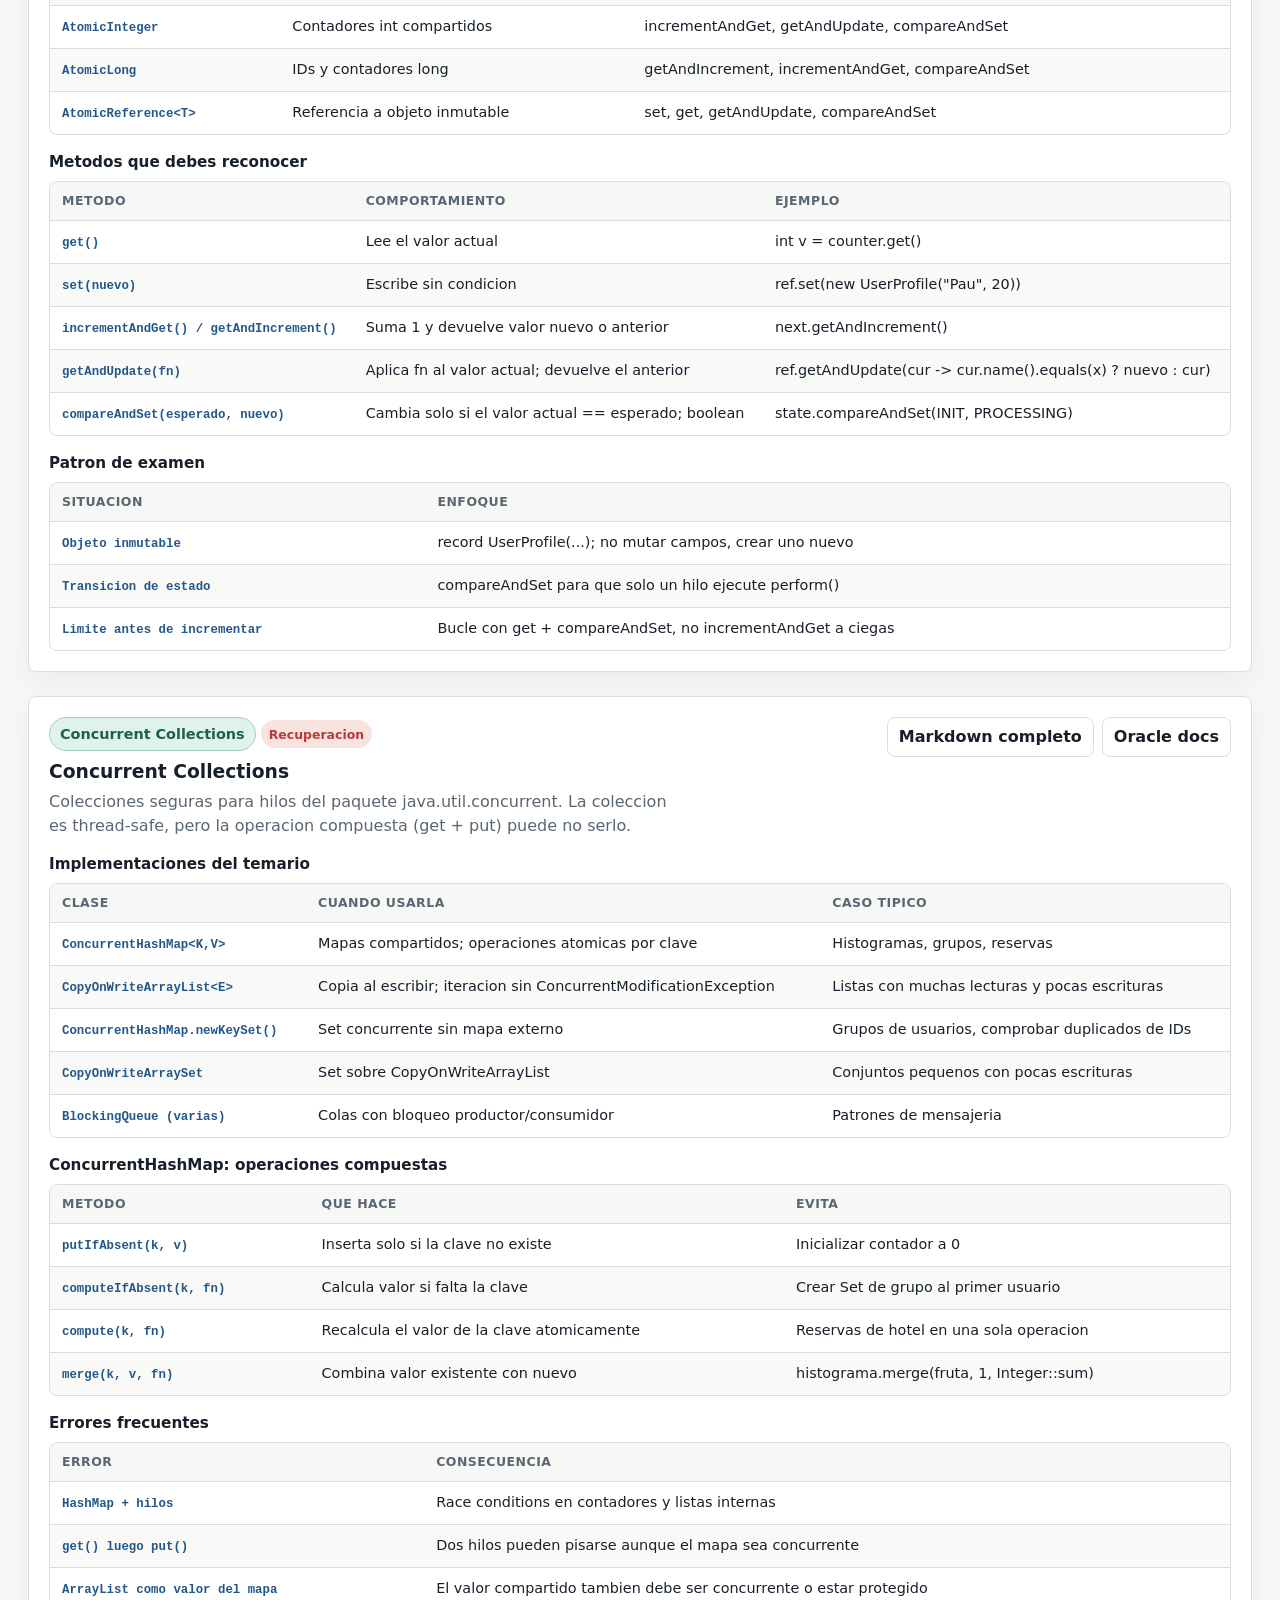
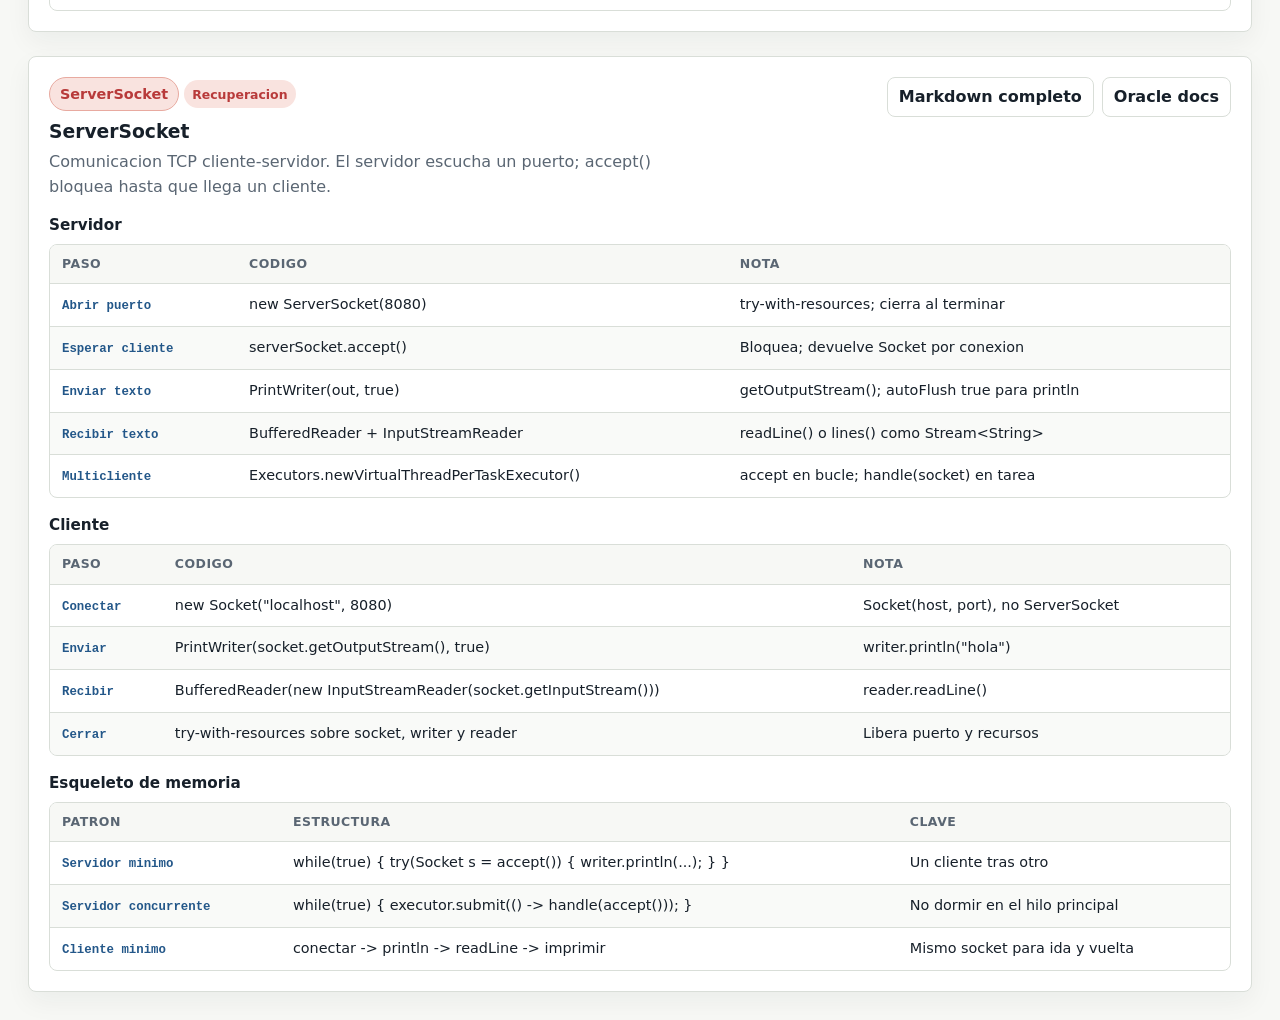
<file: temario.html>
<!doctype html>
<html lang="es">
  <head>
    <meta charset="utf-8" />
    <meta name="viewport" content="width=device-width, initial-scale=1" />
    <title>Temario - PSP Recovery Lab</title>
    <meta name="description" content="Tablas de referencia del temario PSP." />
    <link rel="stylesheet" href="styles.css" />
  </head>
  <body data-page="temario">
    <div class="app-shell">
      <aside class="side-panel" aria-label="Navegacion principal">
        <a class="brand" href="index.html" aria-label="Inicio">
          <span class="brand-mark">PSP</span>
          <span>
            <strong>Recovery Lab</strong>
            <small>Pau Silvestre</small>
          </span>
        </a>

        <nav class="main-nav" id="main-nav" aria-label="Secciones"></nav>

        <div class="side-card">
          <span class="mini-label">Examen</span>
          <strong>19/06/2026 - 10:00</strong>
          <span id="side-countdown">Calculando...</span>
        </div>

        <div class="side-links" id="side-links"></div>
      </aside>

      <main class="workspace">
        <header class="topbar">
          <div>
            <p class="eyebrow">2DAM - PSP · Recuperacion practica</p>
            <h1>Temario</h1>
          </div>
          <div class="countdown-card" aria-live="polite">
            <span>Tiempo restante</span>
            <strong id="countdown">Calculando...</strong>
          </div>
        </header>

        <section class="view-panel" id="page-panel"></section>
      </main>
    </div>

    <div class="toast" id="toast" role="status" aria-live="polite"></div>
    <script>
(function () {
  var parts = location.pathname.split("/").filter(Boolean);
  var slugs = ["temario", "ejercicios", "patrones", "simulacro", "fallos", "index"];
  var last = parts[parts.length - 1] || "";
  var slug = last.replace(/\.html$/i, "");
  if (location.protocol !== "file:" && (/\.html$/i.test(last) || slugs.indexOf(slug) >= 0)) parts.pop();
  window.APP_ROOT = location.protocol === "file:" ? "" : parts.length ? "/" + parts.join("/") + "/" : "/";
  window.bootLoadScripts = function (files, i) {
    i = i || 0;
    if (i >= files.length) return;
    var tag = document.createElement("script");
    tag.src = APP_ROOT + files[i];
    tag.onload = function () { bootLoadScripts(files, i + 1); };
    tag.onerror = function () { bootLoadScripts(files, i + 1); };
    document.body.appendChild(tag);
  };
})();
    </script>
    <script>bootLoadScripts(["layout.js", "app.js"]);</script>
  </body>
</html>
</file>
<file: styles.css>
:root {
  color-scheme: light;
  --ink: #17202a;
  --muted: #5a6673;
  --paper: #f7f8f5;
  --panel: #ffffff;
  --line: #d9ded8;
  --line-strong: #aab6aa;
  --green: #2f7d62;
  --green-soft: #dff3ea;
  --blue: #235789;
  --blue-soft: #e0ecf7;
  --red: #b83a3a;
  --red-soft: #f9e3df;
  --gold: #9f6b1f;
  --gold-soft: #f6ecd4;
  --violet: #615099;
  --shadow: 0 18px 48px rgba(23, 32, 42, 0.1);
  --radius: 8px;
  --mono: "SFMono-Regular", Consolas, "Liberation Mono", monospace;
  --sans: Inter, ui-sans-serif, system-ui, -apple-system, BlinkMacSystemFont, "Segoe UI", sans-serif;
}

* {
  box-sizing: border-box;
}

html {
  min-width: 320px;
  scroll-behavior: smooth;
}

body {
  margin: 0;
  min-height: 100vh;
  background:
    linear-gradient(180deg, rgba(47, 125, 98, 0.08), transparent 360px),
    var(--paper);
  color: var(--ink);
  font-family: var(--sans);
  overflow-x: hidden;
}

button,
textarea,
input,
select {
  font: inherit;
}

button {
  cursor: pointer;
}

a {
  color: inherit;
}

pre,
code {
  font-family: var(--mono);
}

.app-shell {
  display: grid;
  grid-template-columns: minmax(0, 1fr);
  min-height: 100vh;
  overflow-x: hidden;
}

.side-panel {
  position: sticky;
  top: 0;
  z-index: 20;
  display: grid;
  grid-template-columns: auto minmax(0, 1fr) auto;
  gap: 16px;
  align-items: center;
  width: 100%;
  padding: 14px 28px;
  border-bottom: 1px solid var(--line);
  background: rgba(255, 255, 255, 0.78);
  backdrop-filter: blur(14px);
}

.brand {
  display: flex;
  align-items: center;
  gap: 12px;
  color: var(--ink);
  text-decoration: none;
}

.brand-mark {
  display: grid;
  place-items: center;
  width: 48px;
  height: 48px;
  border: 2px solid var(--ink);
  border-radius: 8px;
  background: var(--gold-soft);
  color: var(--ink);
  font-weight: 900;
  letter-spacing: 0;
}

.brand strong,
.brand small {
  display: block;
}

.brand small {
  margin-top: 2px;
  color: var(--muted);
}

.main-nav {
  display: flex;
  flex-wrap: wrap;
  gap: 8px;
  justify-content: center;
  min-width: 0;
}

.nav-button,
.filter-button,
.small-button,
.primary-button,
.ghost-button {
  min-height: 40px;
  border: 1px solid var(--line);
  border-radius: 8px;
  background: var(--panel);
  color: var(--ink);
  font-weight: 700;
}

.nav-button {
  display: inline-flex;
  align-items: center;
  justify-content: center;
  width: auto;
  padding: 10px 12px;
  text-align: center;
  text-decoration: none;
  white-space: nowrap;
  cursor: pointer;
}

.nav-button:hover,
.nav-button.is-active,
.filter-button:hover,
.filter-button.is-active {
  border-color: var(--green);
  background: var(--green-soft);
}

.side-card {
  display: grid;
  gap: 5px;
  min-width: 220px;
  padding: 14px;
  border: 1px solid var(--line);
  border-radius: 8px;
  background: var(--panel);
}

.mini-label,
.eyebrow {
  margin: 0;
  color: var(--muted);
  font-size: 0.76rem;
  font-weight: 800;
  letter-spacing: 0.08em;
  text-transform: uppercase;
}

.side-card strong {
  font-size: 1rem;
}

.side-card span:last-child {
  color: var(--blue);
  font-weight: 800;
}

.side-links {
  display: none;
}

.side-links a {
  display: block;
  padding: 8px 0;
  color: var(--muted);
  font-size: 0.92rem;
  text-decoration: none;
}

.side-links a:hover {
  color: var(--green);
  text-decoration: underline;
}

.workspace {
  display: grid;
  gap: 22px;
  align-content: start;
  width: 100%;
  max-width: 1480px;
  margin: 0 auto;
  padding: 28px;
  min-width: 0;
}

.topbar {
  display: grid;
  grid-template-columns: minmax(0, 1fr) minmax(220px, 280px);
  align-items: end;
  gap: 24px;
}

.topbar h1,
.focus-strip h2 {
  margin: 5px 0 0;
  letter-spacing: 0;
}

.topbar h1 {
  max-width: 780px;
  font-size: clamp(2rem, 4vw, 4.5rem);
  line-height: 0.95;
}

.countdown-card {
  display: grid;
  gap: 5px;
  min-width: 230px;
  padding: 16px;
  border: 1px solid var(--line);
  border-radius: 8px;
  background: var(--panel);
  box-shadow: var(--shadow);
}

.countdown-card span {
  color: var(--muted);
  font-size: 0.82rem;
  font-weight: 800;
}

.countdown-card strong {
  font-size: 1.35rem;
}

.focus-strip {
  display: grid;
  grid-template-columns: repeat(auto-fit, minmax(min(340px, 100%), 1fr));
  gap: 22px;
  align-items: center;
  padding: 18px;
  border-top: 4px solid var(--ink);
  border-bottom: 1px solid var(--line);
  background: var(--panel);
}

.focus-strip img {
  display: block;
  width: 100%;
  height: auto;
  border: 1px solid var(--line);
  border-radius: 8px;
  background: #fff;
}

.topic-chips,
.filter-bar,
.action-row,
.stats-grid,
.template-grid,
.mistake-grid,
.quick-grid {
  display: flex;
  flex-wrap: wrap;
  gap: 10px;
}

.topic-chips {
  margin-top: 14px;
}

.chip {
  display: inline-flex;
  align-items: center;
  min-height: 34px;
  padding: 7px 10px;
  border: 1px solid var(--line);
  border-radius: 999px;
  background: #fff;
  color: var(--ink);
  font-size: 0.9rem;
  font-weight: 800;
}

.chip[data-tone="green"] {
  border-color: #9ad2ba;
  background: var(--green-soft);
  color: #1e6049;
}

.chip[data-tone="blue"] {
  border-color: #adc8e1;
  background: var(--blue-soft);
  color: var(--blue);
}

.chip[data-tone="gold"] {
  border-color: #dcc28a;
  background: var(--gold-soft);
  color: var(--gold);
}

.chip[data-tone="red"] {
  border-color: #e8aaa0;
  background: var(--red-soft);
  color: var(--red);
}

.chip[data-tone="violet"] {
  border-color: #c8bddf;
  background: #ece8f5;
  color: var(--violet);
}

.view-panel {
  display: grid;
  gap: 18px;
}

.section-header {
  display: grid;
  grid-template-columns: minmax(0, 1fr) auto;
  align-items: end;
  gap: 18px;
  padding-top: 8px;
}

.section-header h2,
.exercise-card h3,
.template-card h3,
.stat-card h3,
.plan-block h3,
.exam-card h3,
.mistake-card h3 {
  margin: 0;
  letter-spacing: 0;
}

.section-header p,
.exercise-card p,
.template-card p,
.stat-card p,
.plan-block p,
.exam-card p,
.mistake-card p {
  color: var(--muted);
  line-height: 1.55;
}

.section-header p {
  max-width: 720px;
  margin: 6px 0 0;
}

.stat-card,
.plan-block,
.exercise-card,
.template-card,
.exam-card,
.mistake-card {
  border: 1px solid var(--line);
  border-radius: 8px;
  background: var(--panel);
  box-shadow: 0 10px 26px rgba(23, 32, 42, 0.05);
}

.stat-card,
.plan-block,
.template-card,
.exam-card,
.mistake-card {
  padding: 18px;
}

.stat-card {
  flex: 1 1 220px;
  min-width: 220px;
}

.stat-value {
  display: block;
  margin-top: 8px;
  color: var(--blue);
  font-size: 2.05rem;
  font-weight: 900;
  line-height: 1;
}

.progress-list {
  display: grid;
  gap: 12px;
}

.progress-item {
  display: grid;
  grid-template-columns: minmax(120px, 190px) minmax(0, 1fr) 58px;
  gap: 12px;
  align-items: center;
}

.progress-item strong {
  font-size: 0.95rem;
}

.bar {
  position: relative;
  overflow: hidden;
  height: 11px;
  border-radius: 999px;
  background: #e5e9e3;
}

.bar span {
  display: block;
  height: 100%;
  border-radius: inherit;
  background: linear-gradient(90deg, var(--green), var(--blue));
}

.plan-list {
  display: grid;
  gap: 10px;
  margin: 12px 0 0;
  padding: 0;
  list-style: none;
}

.plan-list label {
  display: grid;
  grid-template-columns: 22px minmax(0, 1fr);
  gap: 10px;
  align-items: start;
  padding: 12px;
  border: 1px solid var(--line);
  border-radius: 8px;
  background: #fbfcfa;
}

.plan-list input {
  width: 18px;
  height: 18px;
  margin-top: 2px;
  accent-color: var(--green);
}

.plan-list strong {
  display: block;
  margin-bottom: 3px;
}

.filter-button {
  padding: 8px 12px;
}

.exercise-list {
  display: grid;
  gap: 16px;
}

.exercise-card {
  display: grid;
  grid-template-columns: minmax(0, 1.35fr) minmax(320px, 0.65fr);
  overflow: hidden;
}

.exercise-main {
  display: grid;
  gap: 14px;
  padding: 18px;
}

.exercise-aside {
  display: grid;
  gap: 12px;
  align-content: start;
  padding: 18px;
  border-left: 1px solid var(--line);
  background: #fbfcfa;
}

.exercise-title-row,
.template-title-row,
.exam-title-row {
  display: flex;
  flex-wrap: wrap;
  gap: 10px;
  align-items: center;
  justify-content: space-between;
}

.difficulty {
  display: inline-flex;
  align-items: center;
  min-height: 28px;
  padding: 5px 8px;
  border-radius: 999px;
  background: var(--blue-soft);
  color: var(--blue);
  font-size: 0.78rem;
  font-weight: 900;
}

.difficulty[data-level="examen"] {
  background: var(--red-soft);
  color: var(--red);
}

.difficulty[data-level="base"] {
  background: var(--green-soft);
  color: var(--green);
}

.difficulty[data-level="repaso"] {
  background: var(--gold-soft);
  color: var(--gold);
}

.attack-list,
.mistake-list,
.check-list {
  margin: 0;
  padding-left: 20px;
  color: var(--ink);
  line-height: 1.55;
}

.check-list {
  display: grid;
  gap: 8px;
  padding-left: 0;
  list-style: none;
}

.check-list label {
  display: grid;
  grid-template-columns: 20px minmax(0, 1fr);
  gap: 8px;
  align-items: start;
}

.check-list input {
  width: 17px;
  height: 17px;
  margin-top: 3px;
  accent-color: var(--green);
}

.answer-box {
  display: block;
  width: 100%;
  min-height: 260px;
  resize: vertical;
  padding: 13px;
  border: 1px solid var(--line-strong);
  border-radius: 8px;
  background: #101820;
  color: #f3f7f4;
  font-family: var(--mono);
  font-size: 0.9rem;
  line-height: 1.45;
  tab-size: 4;
}

.answer-box:focus {
  outline: 3px solid rgba(47, 125, 98, 0.2);
  border-color: var(--green);
}

.small-button,
.primary-button,
.ghost-button {
  display: inline-flex;
  align-items: center;
  justify-content: center;
  gap: 8px;
  padding: 8px 11px;
  text-decoration: none;
}

.primary-button {
  border-color: var(--green);
  background: var(--green);
  color: white;
}

.ghost-button {
  background: transparent;
}

.small-button:hover,
.ghost-button:hover {
  border-color: var(--blue);
  color: var(--blue);
}

.primary-button:hover {
  background: #266b52;
}

details {
  border: 1px solid var(--line);
  border-radius: 8px;
  background: #fff;
}

summary {
  min-height: 40px;
  padding: 10px 12px;
  font-weight: 900;
  cursor: pointer;
}

pre {
  overflow: auto;
  max-height: 430px;
  margin: 0;
  padding: 14px;
  border-top: 1px solid var(--line);
  background: #101820;
  color: #eef7f1;
  font-size: 0.84rem;
  line-height: 1.45;
}

.result-box {
  min-height: 46px;
  padding: 10px 12px;
  border: 1px solid var(--line);
  border-radius: 8px;
  background: var(--blue-soft);
  color: var(--blue);
  font-weight: 800;
  line-height: 1.45;
}

.result-box.is-good {
  border-color: #9ad2ba;
  background: var(--green-soft);
  color: var(--green);
}

.result-box.is-warn {
  border-color: #dcc28a;
  background: var(--gold-soft);
  color: var(--gold);
}

.result-box.is-bad {
  border-color: #e8aaa0;
  background: var(--red-soft);
  color: var(--red);
}

.template-grid,
.mistake-grid,
.quick-grid {
  align-items: stretch;
}

.template-card {
  display: grid;
  gap: 12px;
  flex: 1 1 310px;
  min-width: min(100%, 310px);
}

.flashcard {
  min-height: 220px;
  padding: 18px;
  border: 1px solid var(--line);
  border-radius: 8px;
  background: var(--panel);
}

.flashcard strong {
  display: block;
  margin-bottom: 8px;
}

.flash-answer {
  display: none;
  margin-top: 14px;
}

.flashcard.is-open .flash-answer {
  display: block;
}

.exam-layout {
  display: grid;
  grid-template-columns: minmax(0, 1fr) 310px;
  gap: 18px;
  align-items: start;
}

.exam-list {
  display: grid;
  gap: 16px;
}

.exam-card textarea {
  min-height: 190px;
}

.timer-box {
  position: sticky;
  top: 22px;
  display: grid;
  gap: 14px;
}

.timer-face {
  display: grid;
  place-items: center;
  min-height: 120px;
  border: 2px solid var(--ink);
  border-radius: 8px;
  background: var(--gold-soft);
  color: var(--ink);
  font-size: 2.2rem;
  font-weight: 900;
}

.mistake-card {
  flex: 1 1 320px;
  min-width: min(100%, 320px);
}

.empty-state {
  padding: 28px;
  border: 1px dashed var(--line-strong);
  border-radius: 8px;
  background: #fbfcfa;
  color: var(--muted);
  text-align: center;
}

.toast {
  position: fixed;
  right: 18px;
  bottom: 18px;
  z-index: 50;
  max-width: min(420px, calc(100vw - 36px));
  padding: 12px 14px;
  border: 1px solid var(--line);
  border-radius: 8px;
  background: #101820;
  color: white;
  box-shadow: var(--shadow);
  opacity: 0;
  transform: translateY(12px);
  transition: opacity 0.18s ease, transform 0.18s ease;
  pointer-events: none;
}

.toast.is-visible {
  opacity: 1;
  transform: translateY(0);
}

.sr-only {
  position: absolute;
  width: 1px;
  height: 1px;
  overflow: hidden;
  clip: rect(0, 0, 0, 0);
  white-space: nowrap;
}

@media (max-width: 1020px) {
  .side-panel {
    position: static;
    grid-template-columns: 1fr;
    align-items: stretch;
  }

  .brand {
    justify-content: center;
  }

  .main-nav {
    display: grid;
    grid-template-columns: repeat(auto-fit, minmax(130px, 1fr));
    justify-content: stretch;
  }

  .nav-button {
    width: 100%;
    text-align: center;
  }

  .side-card {
    min-width: 0;
  }

  .topbar,
  .section-header {
    grid-template-columns: 1fr;
    align-items: start;
  }

  .countdown-card {
    width: 100%;
    min-width: 0;
  }

  .exercise-card,
  .exam-layout {
    grid-template-columns: 1fr;
  }

  .exercise-aside {
    border-left: 0;
    border-top: 1px solid var(--line);
  }

  .timer-box {
    position: static;
  }
}

@media (max-width: 720px) {
  .workspace,
  .side-panel {
    padding: 16px;
  }

  .main-nav {
    grid-template-columns: repeat(2, minmax(0, 1fr));
  }

  .nav-button {
    white-space: normal;
  }

  .focus-strip {
    padding: 14px;
  }

  .progress-item {
    grid-template-columns: 1fr;
    gap: 6px;
  }

  .topbar h1 {
    font-size: 2.3rem;
  }

  .action-row > button,
  .filter-bar > button {
    flex: 1 1 160px;
  }
}

.theory-hero,
.theory-grid {
  display: grid;
  gap: 16px;
}

.temario-stack {
  display: grid;
  gap: 24px;
}

.temario-topic {
  border: 1px solid var(--line);
  border-radius: var(--radius);
  background: var(--panel);
  box-shadow: 0 10px 26px rgba(23, 32, 42, 0.05);
  overflow: hidden;
}

.temario-topic-header {
  display: flex;
  justify-content: space-between;
  gap: 16px;
  padding: 20px 20px 0;
  flex-wrap: wrap;
}

.temario-topic-header h3 {
  margin: 10px 0 8px;
}

.temario-topic-header p {
  margin: 0;
  color: var(--muted);
  line-height: 1.55;
  max-width: 62ch;
}

.temario-links {
  display: flex;
  gap: 8px;
  flex-wrap: wrap;
  align-items: flex-start;
}

.temario-links a {
  text-decoration: none;
}

.temario-tables {
  display: grid;
  gap: 18px;
  padding: 16px 20px 20px;
}

.temario-table-block h4 {
  margin: 0 0 10px;
  font-size: 0.95rem;
  color: var(--ink);
}

.temario-table-wrap {
  overflow-x: auto;
  border: 1px solid var(--line);
  border-radius: var(--radius);
}

.temario-table {
  width: 100%;
  min-width: 520px;
  border-collapse: collapse;
  font-size: 0.9rem;
}

.temario-table th,
.temario-table td {
  padding: 10px 12px;
  border-bottom: 1px solid var(--line);
  text-align: left;
  vertical-align: top;
  line-height: 1.45;
}

.temario-table thead th {
  background: var(--paper);
  font-size: 0.78rem;
  letter-spacing: 0.04em;
  text-transform: uppercase;
  color: var(--muted);
}

.temario-table tbody tr:last-child th,
.temario-table tbody tr:last-child td {
  border-bottom: none;
}

.temario-table tbody tr:nth-child(even) td,
.temario-table tbody tr:nth-child(even) th[scope="row"] {
  background: rgba(247, 248, 245, 0.72);
}

.temario-table th[scope="row"] {
  font-weight: 600;
  white-space: nowrap;
}

.temario-table th[scope="row"] code,
.temario-table td code {
  font-family: var(--mono);
  font-size: 0.86em;
  color: var(--blue);
  background: transparent;
  padding: 0;
}

.theory-hero {
  grid-template-columns: repeat(auto-fit, minmax(min(320px, 100%), 1fr));
}

.theory-hero article,
.theory-card {
  border: 1px solid var(--line);
  border-radius: 8px;
  background: var(--panel);
  box-shadow: 0 10px 26px rgba(23, 32, 42, 0.05);
}

.theory-hero article {
  padding: 18px;
  border-top: 4px solid var(--green);
}

.theory-hero h3,
.theory-card h3 {
  margin: 12px 0 8px;
}

.theory-hero p,
.theory-card p {
  color: var(--muted);
  line-height: 1.55;
}

.theory-card {
  display: grid;
  gap: 12px;
  padding: 18px;
}

.theory-list {
  display: grid;
  gap: 8px;
  margin: 0;
  padding-left: 20px;
  line-height: 1.55;
}

.theory-card pre {
  border: 1px solid var(--line);
  border-radius: 8px;
}
</file>
